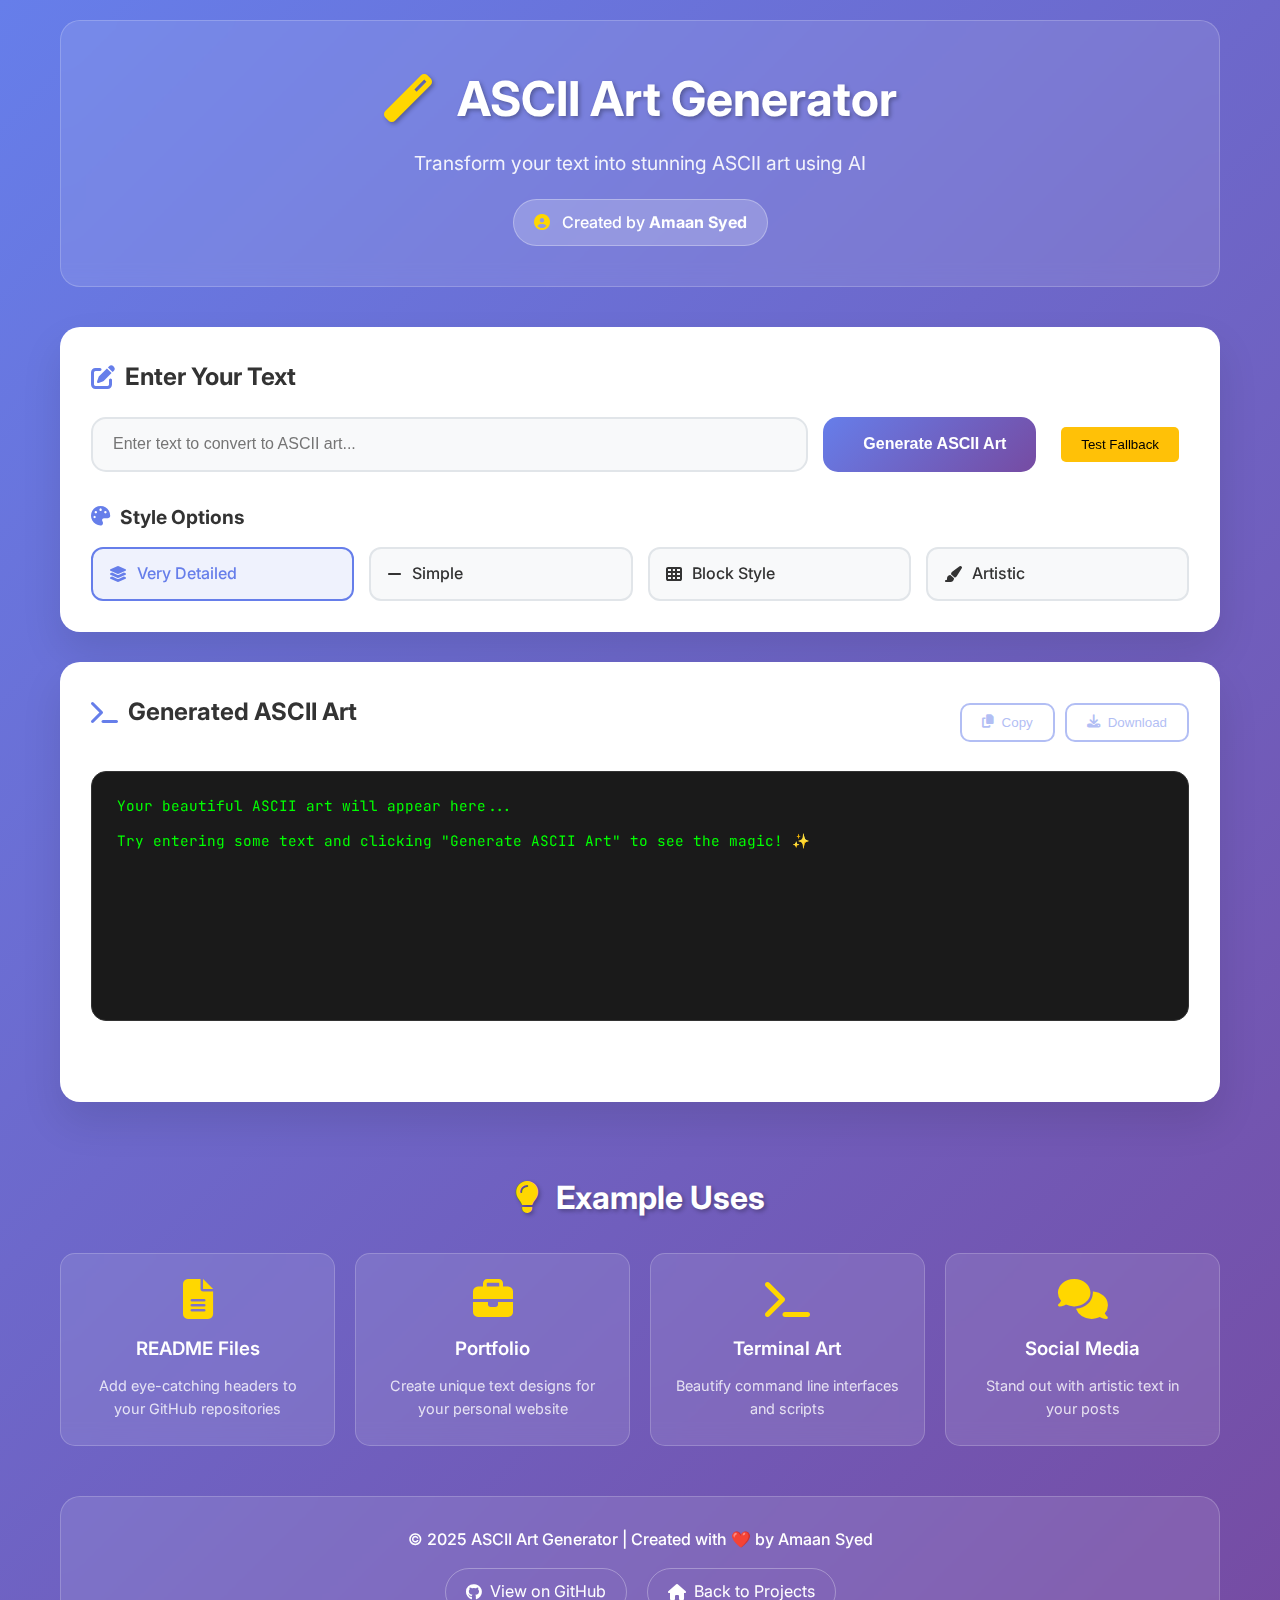
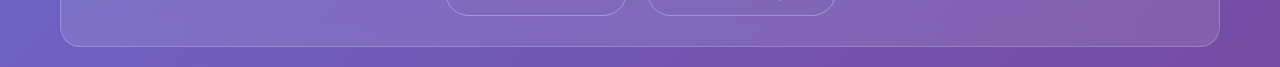
<file: public/AsciiArtGenerator/index.html>
<!DOCTYPE html>
<html lang="en">
<head>
    <meta charset="UTF-8">
    <meta name="viewport" content="width=device-width, initial-scale=1.0">
    <title>ASCII Art Generator - by Amaan Syed</title>
    <link rel="stylesheet" href="style.css">
    <link href="https://fonts.googleapis.com/css2?family=JetBrains+Mono:wght@400;600;700&family=Inter:wght@400;500;600;700&display=swap" rel="stylesheet">
    <link rel="stylesheet" href="https://cdnjs.cloudflare.com/ajax/libs/font-awesome/6.4.0/css/all.min.css">
</head>
<body>
    <div class="container">
        <!-- Header -->
        <header class="header">
            <div class="header-content">
                <h1 class="title">
                    <i class="fas fa-magic"></i>
                    ASCII Art Generator
                </h1>
                <p class="subtitle">Transform your text into stunning ASCII art using AI</p>
                <div class="creator-badge">
                    <i class="fas fa-user-circle"></i>
                    Created by <strong>Amaan Syed</strong>
                </div>
            </div>
        </header>

        <!-- Main Content -->
        <main class="main-content">
            <!-- Input Section -->
            <section class="input-section">
                <div class="input-card">
                    <h2><i class="fas fa-edit"></i> Enter Your Text</h2>
                    <div class="input-group">
                        <input 
                            type="text" 
                            id="textInput" 
                            placeholder="Enter text to convert to ASCII art..."
                            maxlength="50"
                        >
                        <button id="generateBtn" class="generate-btn">
                            <i class="fas fa-sparkles"></i>
                            Generate ASCII Art
                        </button>
                    </div>
                    
                    <!-- Style Options -->
                    <div class="style-options">
                        <h3><i class="fas fa-palette"></i> Style Options</h3>
                        <div class="style-grid">
                            <label class="style-option">
                                <input type="radio" name="style" value="detailed" checked>
                                <span class="style-label">
                                    <i class="fas fa-layer-group"></i>
                                    Very Detailed
                                </span>
                            </label>
                            <label class="style-option">
                                <input type="radio" name="style" value="simple">
                                <span class="style-label">
                                    <i class="fas fa-minus"></i>
                                    Simple
                                </span>
                            </label>
                            <label class="style-option">
                                <input type="radio" name="style" value="block">
                                <span class="style-label">
                                    <i class="fas fa-th"></i>
                                    Block Style
                                </span>
                            </label>
                            <label class="style-option">
                                <input type="radio" name="style" value="artistic">
                                <span class="style-label">
                                    <i class="fas fa-paint-brush"></i>
                                    Artistic
                                </span>
                            </label>
                        </div>
                    </div>
                </div>
            </section>

            <!-- Output Section -->
            <section class="output-section">
                <div class="output-card">
                    <div class="output-header">
                        <h2><i class="fas fa-terminal"></i> Generated ASCII Art</h2>
                        <div class="output-actions">
                            <button id="copyBtn" class="action-btn" disabled>
                                <i class="fas fa-copy"></i>
                                Copy
                            </button>
                            <button id="downloadBtn" class="action-btn" disabled>
                                <i class="fas fa-download"></i>
                                Download
                            </button>
                        </div>
                    </div>
                    
                    <div class="output-container">
                        <div id="loadingSpinner" class="loading-spinner" style="display: none;">
                            <div class="spinner"></div>
                            <p>Generating ASCII art with AI...</p>
                        </div>
                        
                        <pre id="asciiOutput" class="ascii-output">
Your beautiful ASCII art will appear here...

Try entering some text and clicking "Generate ASCII Art" to see the magic! ✨
                        </pre>
                    </div>
                </div>
            </section>

            <!-- Examples Section -->
            <section class="examples-section">
                <h2><i class="fas fa-lightbulb"></i> Example Uses</h2>
                <div class="examples-grid">
                    <div class="example-card">
                        <i class="fas fa-file-alt"></i>
                        <h3>README Files</h3>
                        <p>Add eye-catching headers to your GitHub repositories</p>
                    </div>
                    <div class="example-card">
                        <i class="fas fa-briefcase"></i>
                        <h3>Portfolio</h3>
                        <p>Create unique text designs for your personal website</p>
                    </div>
                    <div class="example-card">
                        <i class="fas fa-terminal"></i>
                        <h3>Terminal Art</h3>
                        <p>Beautify command line interfaces and scripts</p>
                    </div>
                    <div class="example-card">
                        <i class="fas fa-comments"></i>
                        <h3>Social Media</h3>
                        <p>Stand out with artistic text in your posts</p>
                    </div>
                </div>
            </section>
        </main>

        <!-- Footer -->
        <footer class="footer">
            <div class="footer-content">
                <p>&copy; 2025 ASCII Art Generator | Created with ❤️ by Amaan Syed</p>
                <div class="footer-links">
                    <a href="https://github.com/ruchikakengal/100_Days_100_webprojects" target="_blank">
                        <i class="fab fa-github"></i> View on GitHub
                    </a>
                    <a href="../..">
                        <i class="fas fa-home"></i> Back to Projects
                    </a>
                </div>
            </div>
        </footer>
    </div>

    <!-- Scripts -->
    <script src="https://js.puter.com/v2/"></script>
    <script src="script.js"></script>
</body>
</html>
</file>
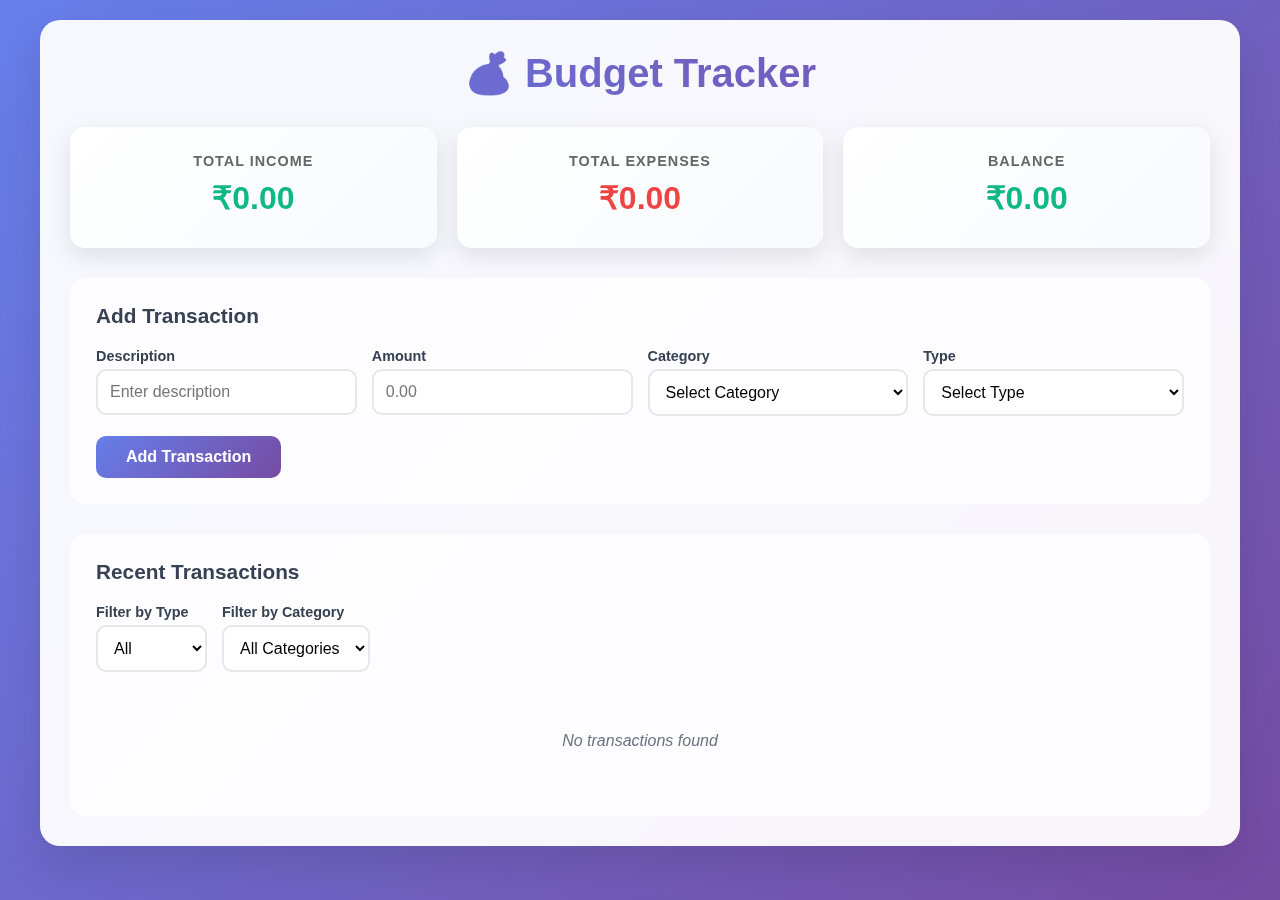
<file: public/Budget-Tracker/index.html>
<!DOCTYPE html>
<html lang="en">
<head>
    <meta charset="UTF-8">
    <meta name="viewport" content="width=device-width, initial-scale=1.0">
    <title>Budget Tracker</title>
    <style>
        * {
            margin: 0;
            padding: 0;
            box-sizing: border-box;
        }

        body {
            font-family: 'Segoe UI', Tahoma, Geneva, Verdana, sans-serif;
            background: linear-gradient(135deg, #667eea 0%, #764ba2 100%);
            min-height: 100vh;
            padding: 20px;
        }

        .container {
            max-width: 1200px;
            margin: 0 auto;
            background: rgba(255, 255, 255, 0.95);
            border-radius: 20px;
            padding: 30px;
            box-shadow: 0 20px 40px rgba(0, 0, 0, 0.1);
            backdrop-filter: blur(10px);
        }

        h1 {
            text-align: center;
            color: #333;
            margin-bottom: 30px;
            font-size: 2.5rem;
            background: linear-gradient(45deg, #667eea, #764ba2);
            -webkit-background-clip: text;
            -webkit-text-fill-color: transparent;
            background-clip: text;
        }

        .summary {
            display: grid;
            grid-template-columns: repeat(auto-fit, minmax(200px, 1fr));
            gap: 20px;
            margin-bottom: 30px;
        }

        .summary-card {
            background: linear-gradient(135deg, #ffffff 0%, #f8fafc 100%);
            padding: 25px;
            border-radius: 15px;
            text-align: center;
            box-shadow: 0 8px 25px rgba(0, 0, 0, 0.1);
            border: 1px solid rgba(255, 255, 255, 0.2);
            transition: transform 0.3s ease, box-shadow 0.3s ease;
        }

        .summary-card:hover {
            transform: translateY(-5px);
            box-shadow: 0 15px 35px rgba(0, 0, 0, 0.15);
        }

        .summary-card h3 {
            font-size: 0.9rem;
            color: #666;
            margin-bottom: 10px;
            text-transform: uppercase;
            letter-spacing: 1px;
        }

        .summary-card .amount {
            font-size: 2rem;
            font-weight: bold;
            margin-bottom: 5px;
        }

        .income { color: #10b981; }
        .expense { color: #ef4444; }
        .balance { color: #6366f1; }

        .form-section {
            background: rgba(255, 255, 255, 0.7);
            padding: 25px;
            border-radius: 15px;
            margin-bottom: 30px;
            border: 1px solid rgba(255, 255, 255, 0.3);
        }

        .form-section h2 {
            color: #374151;
            margin-bottom: 20px;
            font-size: 1.3rem;
        }

        .form-grid {
            display: grid;
            grid-template-columns: repeat(auto-fit, minmax(200px, 1fr));
            gap: 15px;
            margin-bottom: 20px;
        }

        .form-group {
            display: flex;
            flex-direction: column;
        }

        label {
            margin-bottom: 5px;
            font-weight: 600;
            color: #374151;
            font-size: 0.9rem;
        }

        input, select {
            padding: 12px;
            border: 2px solid #e5e7eb;
            border-radius: 10px;
            font-size: 1rem;
            transition: border-color 0.3s ease, box-shadow 0.3s ease;
            background: rgba(255, 255, 255, 0.9);
        }

        input:focus, select:focus {
            outline: none;
            border-color: #667eea;
            box-shadow: 0 0 0 3px rgba(102, 126, 234, 0.1);
        }

        button {
            background: linear-gradient(135deg, #667eea 0%, #764ba2 100%);
            color: white;
            border: none;
            padding: 12px 30px;
            border-radius: 10px;
            font-size: 1rem;
            font-weight: 600;
            cursor: pointer;
            transition: transform 0.2s ease, box-shadow 0.2s ease;
        }

        button:hover {
            transform: translateY(-2px);
            box-shadow: 0 8px 25px rgba(102, 126, 234, 0.3);
        }

        button:active {
            transform: translateY(0);
        }

        .transactions {
            background: rgba(255, 255, 255, 0.7);
            padding: 25px;
            border-radius: 15px;
            border: 1px solid rgba(255, 255, 255, 0.3);
        }

        .transactions h2 {
            color: #374151;
            margin-bottom: 20px;
            font-size: 1.3rem;
        }

        .transaction-filters {
            display: flex;
            gap: 15px;
            margin-bottom: 20px;
            flex-wrap: wrap;
        }

        .filter-group {
            display: flex;
            flex-direction: column;
        }

        .transaction-list {
            max-height: 400px;
            overflow-y: auto;
            border-radius: 10px;
        }

        .transaction-item {
            background: rgba(255, 255, 255, 0.9);
            padding: 15px;
            margin-bottom: 10px;
            border-radius: 10px;
            display: flex;
            justify-content: space-between;
            align-items: center;
            border-left: 4px solid transparent;
            transition: transform 0.2s ease, box-shadow 0.2s ease;
        }

        .transaction-item:hover {
            transform: translateX(5px);
            box-shadow: 0 5px 15px rgba(0, 0, 0, 0.1);
        }

        .transaction-item.income {
            border-left-color: #10b981;
        }

        .transaction-item.expense {
            border-left-color: #ef4444;
        }

        .transaction-info {
            flex: 1;
        }

        .transaction-info h4 {
            color: #374151;
            margin-bottom: 5px;
            font-size: 1rem;
        }

        .transaction-meta {
            font-size: 0.85rem;
            color: #6b7280;
        }

        .transaction-amount {
            font-weight: bold;
            font-size: 1.1rem;
        }

        .transaction-amount.income {
            color: #10b981;
        }

        .transaction-amount.expense {
            color: #ef4444;
        }

        .delete-btn {
            background: #ef4444;
            color: white;
            border: none;
            padding: 5px 10px;
            border-radius: 5px;
            cursor: pointer;
            font-size: 0.8rem;
            margin-left: 10px;
            transition: background-color 0.2s ease;
        }

        .delete-btn:hover {
            background: #dc2626;
            transform: none;
            box-shadow: none;
        }

        .no-transactions {
            text-align: center;
            color: #6b7280;
            font-style: italic;
            padding: 40px;
        }

        @media (max-width: 768px) {
            .container {
                padding: 20px;
            }
            
            h1 {
                font-size: 2rem;
            }
            
            .form-grid {
                grid-template-columns: 1fr;
            }
            
            .transaction-filters {
                flex-direction: column;
            }
            
            .transaction-item {
                flex-direction: column;
                align-items: flex-start;
                gap: 10px;
            }
        }
    </style>
</head>
<body>
    <div class="container">
        <h1>💰 Budget Tracker</h1>
        
        <div class="summary">
            <div class="summary-card">
                <h3>Total Income</h3>
                <div class="amount income" id="totalIncome">₹0.00</div>
            </div>
            <div class="summary-card">
                <h3>Total Expenses</h3>
                <div class="amount expense" id="totalExpenses">₹0.00</div>
            </div>
            <div class="summary-card">
                <h3>Balance</h3>
                <div class="amount balance" id="balance">₹0.00</div>
            </div>
        </div>

        <div class="form-section">
            <h2>Add Transaction</h2>
            <form id="transactionForm">
                <div class="form-grid">
                    <div class="form-group">
                        <label for="description">Description</label>
                        <input type="text" id="description" required placeholder="Enter description">
                    </div>
                    <div class="form-group">
                        <label for="amount">Amount</label>
                        <input type="number" id="amount" step="0.01" required placeholder="0.00">
                    </div>
                    <div class="form-group">
                        <label for="category">Category</label>
                        <select id="category" required>
                            <option value="">Select Category</option>
                            <option value="Food">Food</option>
                            <option value="Transportation">Transportation</option>
                            <option value="Entertainment">Entertainment</option>
                            <option value="Shopping">Shopping</option>
                            <option value="Bills">Bills</option>
                            <option value="Healthcare">Healthcare</option>
                            <option value="Education">Education</option>
                            <option value="Salary">Salary</option>
                            <option value="Freelance">Freelance</option>
                            <option value="Investment">Investment</option>
                            <option value="Other">Other</option>
                        </select>
                    </div>
                    <div class="form-group">
                        <label for="type">Type</label>
                        <select id="type" required>
                            <option value="">Select Type</option>
                            <option value="income">Income</option>
                            <option value="expense">Expense</option>
                        </select>
                    </div>
                </div>
                <button type="submit">Add Transaction</button>
            </form>
        </div>

        <div class="transactions">
            <h2>Recent Transactions</h2>
            <div class="transaction-filters">
                <div class="filter-group">
                    <label for="filterType">Filter by Type</label>
                    <select id="filterType">
                        <option value="all">All</option>
                        <option value="income">Income</option>
                        <option value="expense">Expense</option>
                    </select>
                </div>
                <div class="filter-group">
                    <label for="filterCategory">Filter by Category</label>
                    <select id="filterCategory">
                        <option value="all">All Categories</option>
                    </select>
                </div>
            </div>
            <div class="transaction-list" id="transactionList">
                <div class="no-transactions">No transactions yet. Add your first transaction above!</div>
            </div>
        </div>
    </div>

    <script>
        class BudgetTracker {
            constructor() {
                this.transactions = [];
                this.init();
            }

            init() {
                this.setupEventListeners();
                this.updateCategoryFilter();
                this.updateSummary();
                this.renderTransactions();
            }

            setupEventListeners() {
                document.getElementById('transactionForm').addEventListener('submit', (e) => {
                    e.preventDefault();
                    this.addTransaction();
                });

                document.getElementById('filterType').addEventListener('change', () => {
                    this.renderTransactions();
                });

                document.getElementById('filterCategory').addEventListener('change', () => {
                    this.renderTransactions();
                });
            }

            addTransaction() {
                const description = document.getElementById('description').value.trim();
                const amount = parseFloat(document.getElementById('amount').value);
                const category = document.getElementById('category').value;
                const type = document.getElementById('type').value;

                if (!description || !amount || !category || !type) {
                    alert('Please fill in all fields');
                    return;
                }

                const transaction = {
                    id: Date.now(),
                    description,
                    amount,
                    category,
                    type,
                    date: new Date().toLocaleDateString('en-IN')
                };

                this.transactions.unshift(transaction);
                this.updateSummary();
                this.renderTransactions();
                this.updateCategoryFilter();
                document.getElementById('transactionForm').reset();
            }

            deleteTransaction(id) {
                this.transactions = this.transactions.filter(t => t.id !== id);
                this.updateSummary();
                this.renderTransactions();
                this.updateCategoryFilter();
            }

            updateSummary() {
                const income = this.transactions
                    .filter(t => t.type === 'income')
                    .reduce((sum, t) => sum + t.amount, 0);

                const expenses = this.transactions
                    .filter(t => t.type === 'expense')
                    .reduce((sum, t) => sum + t.amount, 0);

                const balance = income - expenses;

                document.getElementById('totalIncome').textContent = `₹${income.toFixed(2)}`;
                document.getElementById('totalExpenses').textContent = `₹${expenses.toFixed(2)}`;
                document.getElementById('balance').textContent = `₹${balance.toFixed(2)}`;
                
                const balanceEl = document.getElementById('balance');
                balanceEl.className = `amount ${balance >= 0 ? 'income' : 'expense'}`;
            }

            renderTransactions() {
                const typeFilter = document.getElementById('filterType').value;
                const categoryFilter = document.getElementById('filterCategory').value;
                
                let filteredTransactions = this.transactions;

                if (typeFilter !== 'all') {
                    filteredTransactions = filteredTransactions.filter(t => t.type === typeFilter);
                }

                if (categoryFilter !== 'all') {
                    filteredTransactions = filteredTransactions.filter(t => t.category === categoryFilter);
                }

                const listContainer = document.getElementById('transactionList');

                if (filteredTransactions.length === 0) {
                    listContainer.innerHTML = '<div class="no-transactions">No transactions found</div>';
                    return;
                }

                listContainer.innerHTML = filteredTransactions.map(transaction => `
                    <div class="transaction-item ${transaction.type}">
                        <div class="transaction-info">
                            <h4>${transaction.description}</h4>
                            <div class="transaction-meta">
                                ${transaction.category} • ${transaction.date}
                            </div>
                        </div>
                        <div style="display: flex; align-items: center;">
                            <div class="transaction-amount ${transaction.type}">
                                ${transaction.type === 'income' ? '+' : '-'}₹${transaction.amount.toFixed(2)}
                            </div>
                            <button class="delete-btn" onclick="budgetTracker.deleteTransaction(${transaction.id})">
                                Delete
                            </button>
                        </div>
                    </div>
                `).join('');
            }

            updateCategoryFilter() {
                const categories = [...new Set(this.transactions.map(t => t.category))];
                const filterSelect = document.getElementById('filterCategory');
                
                const currentValue = filterSelect.value;
                filterSelect.innerHTML = '<option value="all">All Categories</option>';
                
                categories.forEach(category => {
                    const option = document.createElement('option');
                    option.value = category;
                    option.textContent = category;
                    filterSelect.appendChild(option);
                });
                
                if (categories.includes(currentValue)) {
                    filterSelect.value = currentValue;
                }
            }
        }

        const budgetTracker = new BudgetTracker();
    </script>
</body>
</html>
</file>
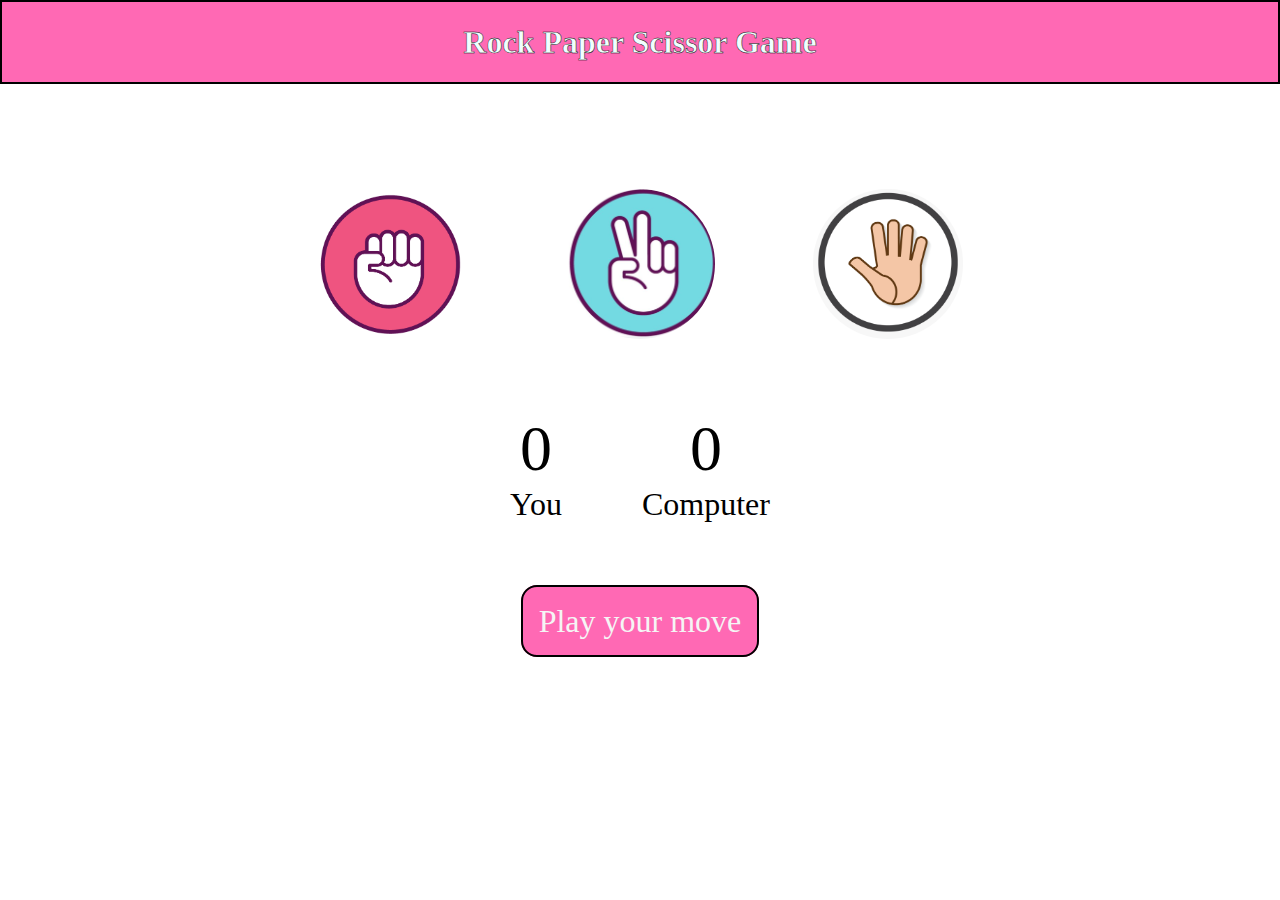
<file: public/Day-23_RockPaperScissor/index.html>
<!DOCTYPE html>
<html lang="en">
<head>
    <meta charset="UTF-8">
    <meta name="viewport" content="width=device-width, initial-scale=1.0">
    <title>Rock Paper Scissor Game</title>
    <link rel="stylesheet" href="./style.css"/>
</head>
<body>
    <h1> Rock Paper Scissor Game</h1>
    <div class="choices">
     <div class="choice"id="rock">
        <img src="./rock.png">
     </div>
     <div class="choice"id="scissor">
        <img src="./scissor.png">
     </div>
     <div class="choice"id="paper">
        <img src="./paper.png">
     </div>
     
    </div>

     <div class="scoreboard">
     <div class="score">
        <p id="user-score">0</p>
        <p>You</p>
     </div>
   
     <div class="score">
        <p id="comp-score">0</p>
        <p>Computer</p>
     </div>
    </div>

    <div class="msg-container">
        <p id="msg">Play your move</p>
    </div>
    <script src="./app.js"> </script>
</body>
</html>
</file>
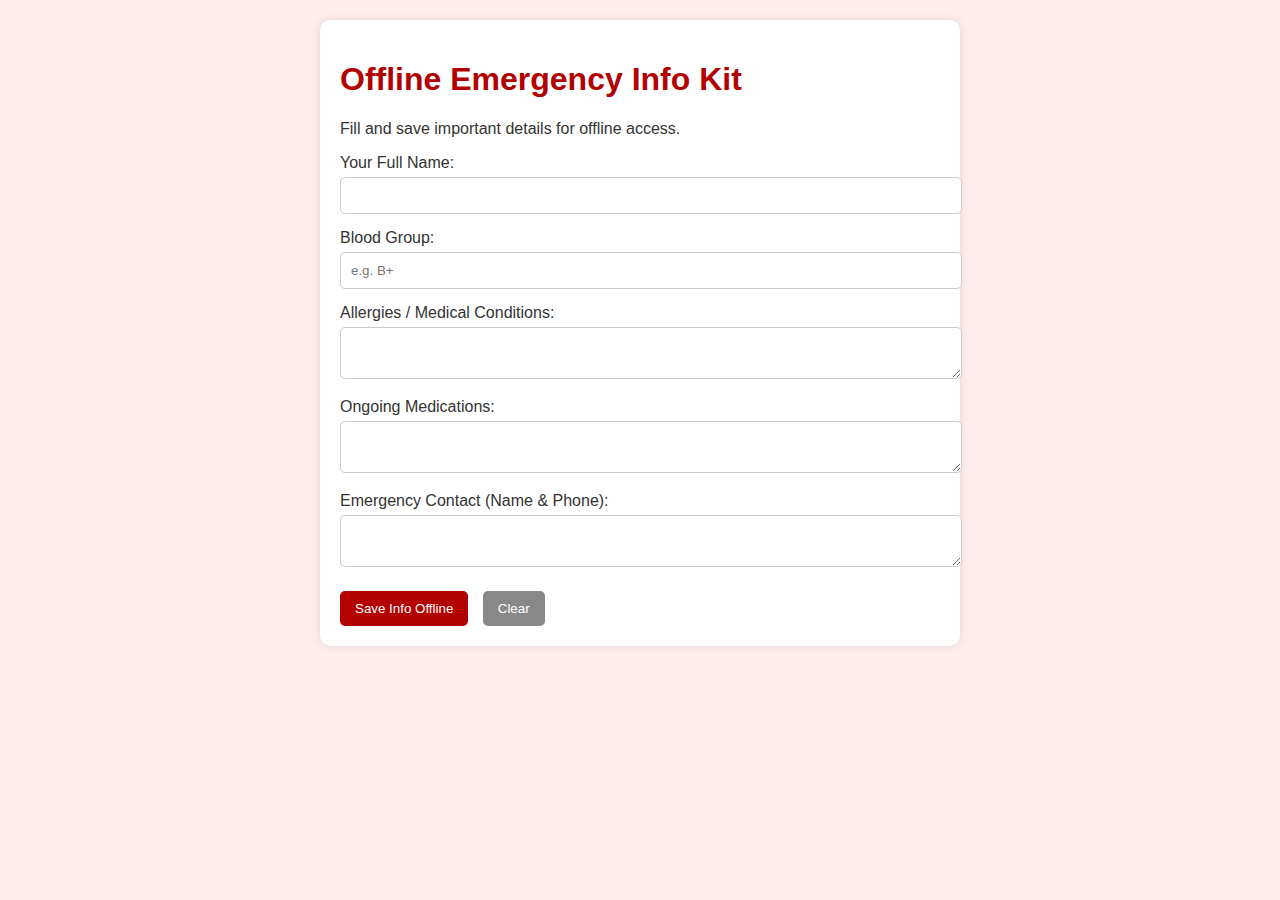
<file: public/Day-26_Offline_Emergency_Info_Kit/index.html>
<!DOCTYPE html>
<html lang="en">
<head>
  <meta charset="UTF-8" />
  <meta name="viewport" content="width=device-width, initial-scale=1.0" />
  <title>Emergency Info Kit</title>
  <style>
    body {
      font-family: Arial, sans-serif;
      background-color: #ffeded;
      color: #333;
      margin: 0;
      padding: 20px;
    }
    h1, h2 {
      color: #b30000;
    }
    .container {
      max-width: 600px;
      margin: auto;
      background: white;
      padding: 20px;
      border-radius: 10px;
      box-shadow: 0 0 10px rgba(0,0,0,0.1);
    }
    label {
      display: block;
      margin-top: 15px;
    }
    input, textarea {
      width: 100%;
      padding: 10px;
      margin-top: 5px;
      border-radius: 5px;
      border: 1px solid #ccc;
    }
    button {
      margin-top: 20px;
      padding: 10px 15px;
      background: #b30000;
      color: white;
      border: none;
      border-radius: 5px;
      cursor: pointer;
    }
    .saved-info {
      background: #fff3f3;
      padding: 15px;
      margin-top: 20px;
      border-radius: 8px;
      border: 1px dashed #b30000;
    }
  </style>
</head>
<body>
  <div class="container">
    <h1>Offline Emergency Info Kit</h1>
    <p>Fill and save important details for offline access.</p>

    <label for="name">Your Full Name:</label>
    <input type="text" id="name" />

    <label for="blood">Blood Group:</label>
    <input type="text" id="blood" placeholder="e.g. B+" />

    <label for="allergies">Allergies / Medical Conditions:</label>
    <textarea id="allergies"></textarea>

    <label for="meds">Ongoing Medications:</label>
    <textarea id="meds"></textarea>

    <label for="contact">Emergency Contact (Name & Phone):</label>
    <textarea id="contact"></textarea>

    <button onclick="saveInfo()">Save Info Offline</button>
    <button onclick="clearInfo()" style="background:#888;margin-left:10px;">Clear</button>

    <div id="output" class="saved-info" style="display: none;"></div>
  </div>

  <script>
    function saveInfo() {
      const data = {
        name: document.getElementById('name').value,
        blood: document.getElementById('blood').value,
        allergies: document.getElementById('allergies').value,
        meds: document.getElementById('meds').value,
        contact: document.getElementById('contact').value,
      };
      localStorage.setItem('emergencyInfo', JSON.stringify(data));
      displayInfo();
    }

    function displayInfo() {
      const data = JSON.parse(localStorage.getItem('emergencyInfo'));
      if (data) {
        const out = `
          <h2>Stored Emergency Info</h2>
          <p><strong>Name:</strong> ${data.name}</p>
          <p><strong>Blood Group:</strong> ${data.blood}</p>
          <p><strong>Allergies:</strong> ${data.allergies}</p>
          <p><strong>Medications:</strong> ${data.meds}</p>
          <p><strong>Emergency Contact:</strong> ${data.contact}</p>
        `;
        document.getElementById('output').innerHTML = out;
        document.getElementById('output').style.display = 'block';
      }
    }

    function clearInfo() {
      localStorage.removeItem('emergencyInfo');
      document.getElementById('output').style.display = 'none';
      alert('Emergency Info Cleared');
    }

    // Auto-load if exists
    window.onload = displayInfo;
  </script>
</body>
</html>
</file>
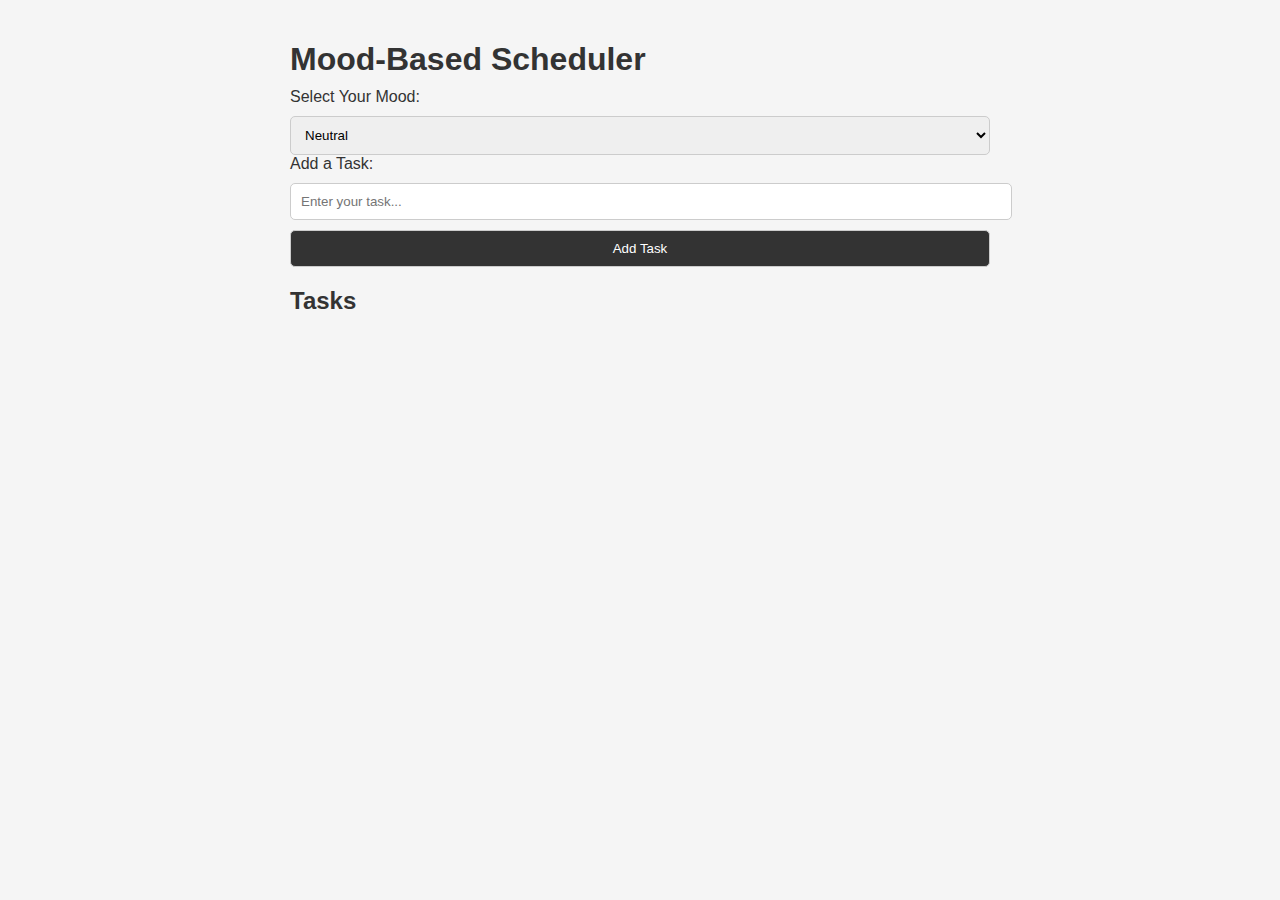
<file: public/Day-27_Mood-Based Scheduler/index.html>
<!DOCTYPE html>
<html lang="en">
<head>
  <meta charset="UTF-8" />
  <meta name="viewport" content="width=device-width, initial-scale=1.0" />
  <title>Mood-Based Scheduler</title>
  <style>
    body {
      font-family: 'Segoe UI', sans-serif;
      margin: 0;
      padding: 20px;
      transition: background 0.5s, color 0.5s;
    }
    h1, h2 {
      margin-bottom: 10px;
    }
    .container {
      max-width: 700px;
      margin: auto;
    }
    select, input, button {
      padding: 10px;
      margin-top: 10px;
      width: 100%;
      border: 1px solid #ccc;
      border-radius: 5px;
    }
    button {
      background-color: #333;
      color: #fff;
      cursor: pointer;
    }
    ul {
      list-style-type: none;
      padding: 0;
    }
    li {
      background: #f0f0f0;
      padding: 10px;
      margin-top: 10px;
      border-radius: 5px;
      display: flex;
      justify-content: space-between;
      align-items: center;
    }
    .happy { background-color: #e0ffe0; color: #2b662e; }
    .sad { background-color: #e0e8ff; color: #2b3f66; }
    .angry { background-color: #ffe0e0; color: #661e1e; }
    .bored { background-color: #fffbe0; color: #665c1e; }
    .neutral { background-color: #f5f5f5; color: #333; }
    .delete-btn {
      background: none;
      border: none;
      color: red;
      font-size: 28px;
      font-weight: bold;
      cursor: pointer;
      margin-left: 20px;
      align-self: flex-end;
    }
    .task-text {
      flex-grow: 1;
      padding-right: 10px;
      text-align: left;
    }
  </style>
</head>
<body>
  <div class="container">
    <h1>Mood-Based Scheduler</h1>

    <label for="mood">Select Your Mood:</label>
    <select id="mood" onchange="changeTheme()">
      <option value="neutral">Neutral</option>
      <option value="happy">Happy</option>
      <option value="sad">Sad</option>
      <option value="angry">Angry</option>
      <option value="bored">Bored</option>
    </select>

    <label for="task">Add a Task:</label>
    <input type="text" id="task" placeholder="Enter your task...">
    <button onclick="addTask()">Add Task</button>

    <h2>Tasks</h2>
    <ul id="taskList"></ul>
  </div>

  <script>
    function changeTheme() {
      const mood = document.getElementById('mood').value;
      document.body.className = '';
      document.body.classList.add(mood);
    }

    function addTask() {
      const taskInput = document.getElementById('task');
      const mood = document.getElementById('mood').value;
      const task = taskInput.value.trim();
      if (task) {
        const taskObj = { text: task, mood: mood };
        let tasks = JSON.parse(localStorage.getItem('moodTasks')) || [];
        tasks.push(taskObj);
        localStorage.setItem('moodTasks', JSON.stringify(tasks));
        renderTasks();
        taskInput.value = '';
      }
    }

    function deleteTask(index) {
      let tasks = JSON.parse(localStorage.getItem('moodTasks')) || [];
      tasks.splice(index, 1);
      localStorage.setItem('moodTasks', JSON.stringify(tasks));
      renderTasks();
    }

    function renderTasks() {
      const tasks = JSON.parse(localStorage.getItem('moodTasks')) || [];
      const list = document.getElementById('taskList');
      list.innerHTML = '';
      tasks.forEach((t, index) => {
        const li = document.createElement('li');
        li.classList.add(t.mood);
        li.innerHTML = `
          <span class="task-text">${t.text}</span>
          <button class="delete-btn" onclick="deleteTask(${index})">&times;</button>
        `;
        list.appendChild(li);
      });
    }

    window.onload = () => {
      renderTasks();
      changeTheme();
    };
  </script>
</body>
</html>
</file>
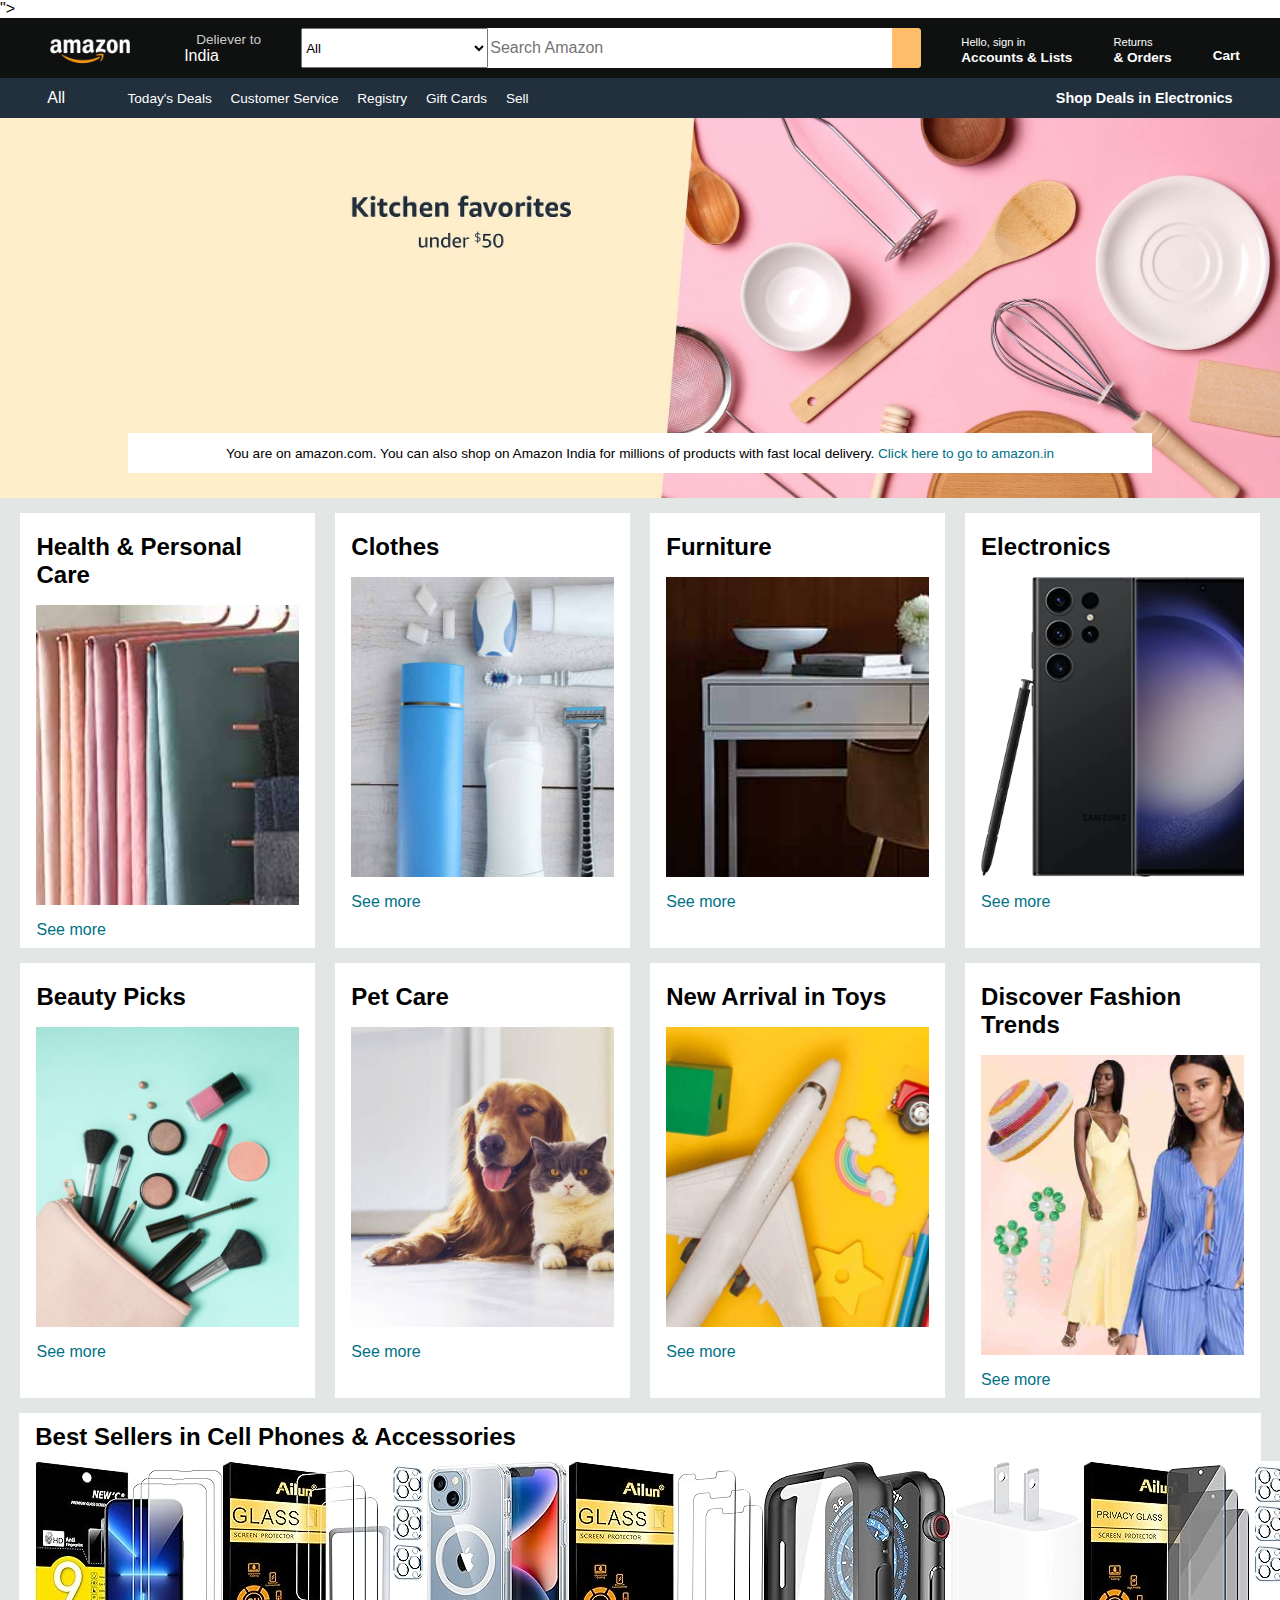
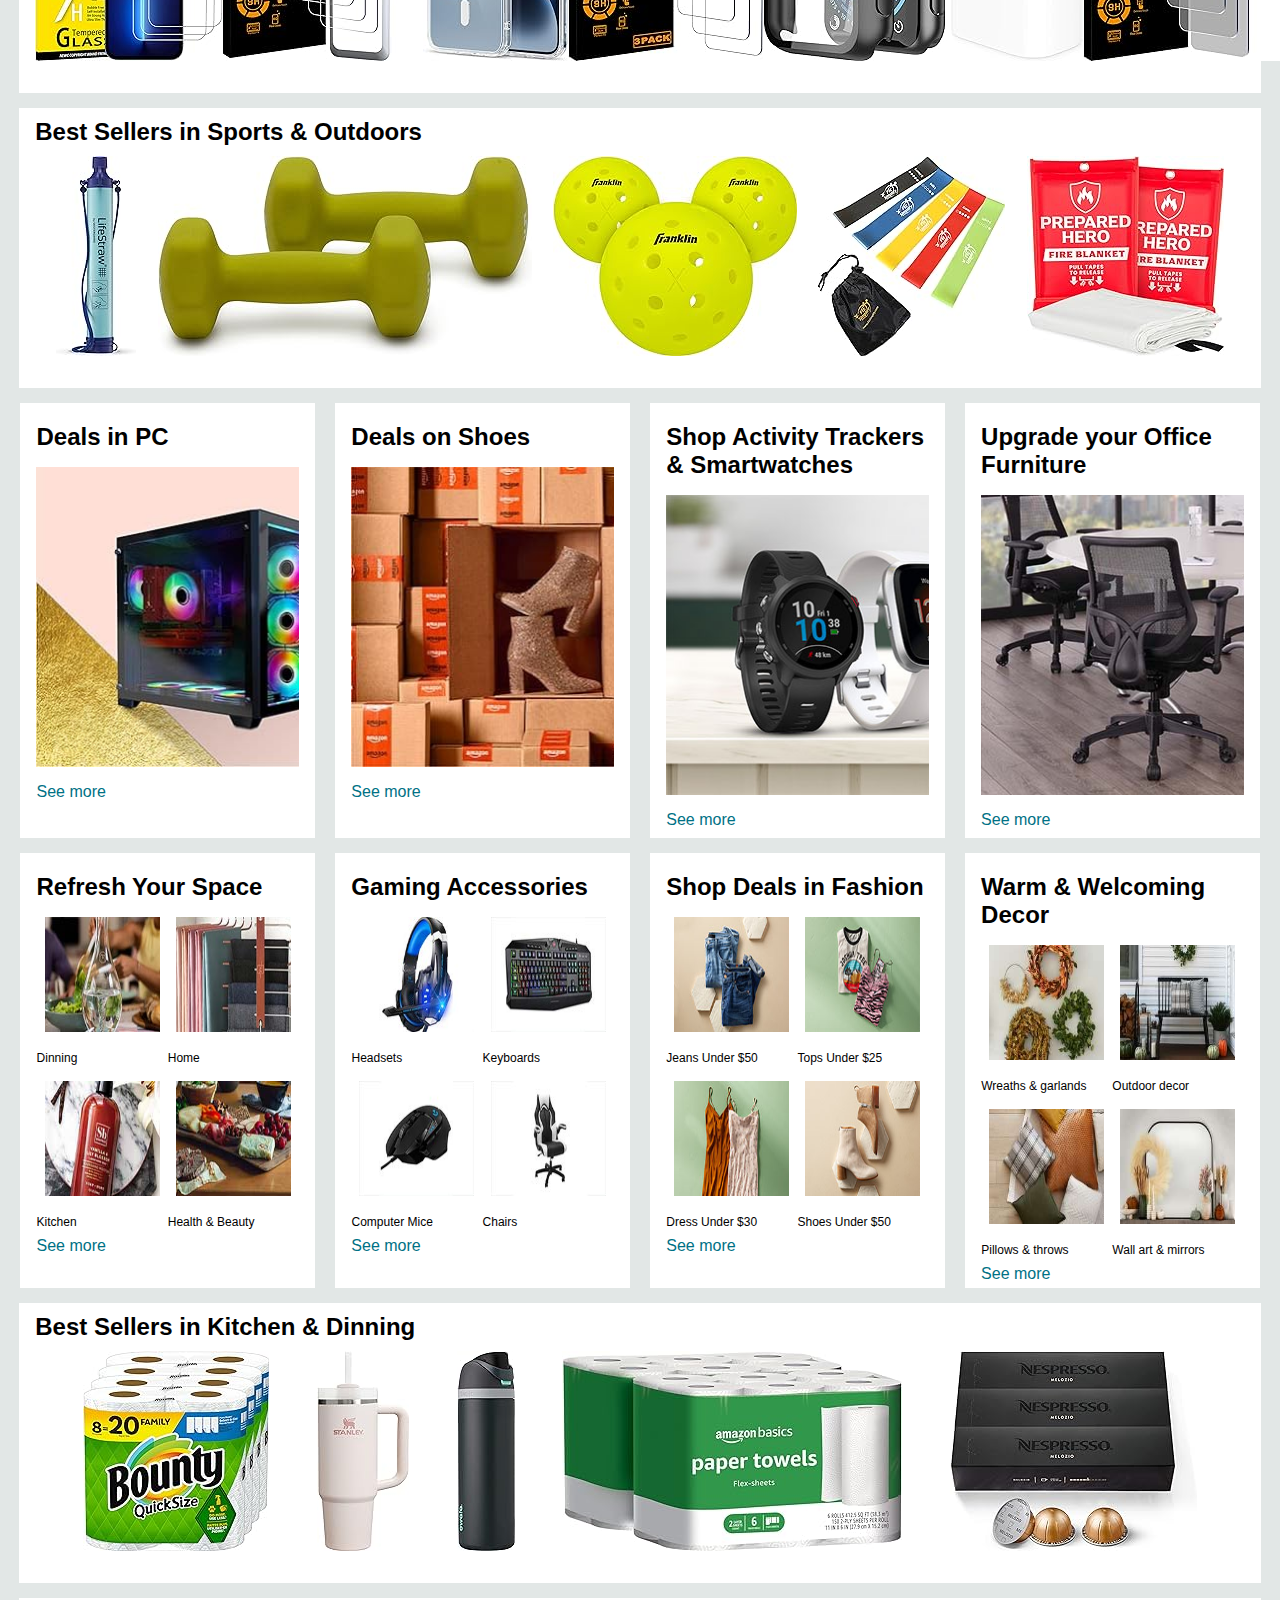
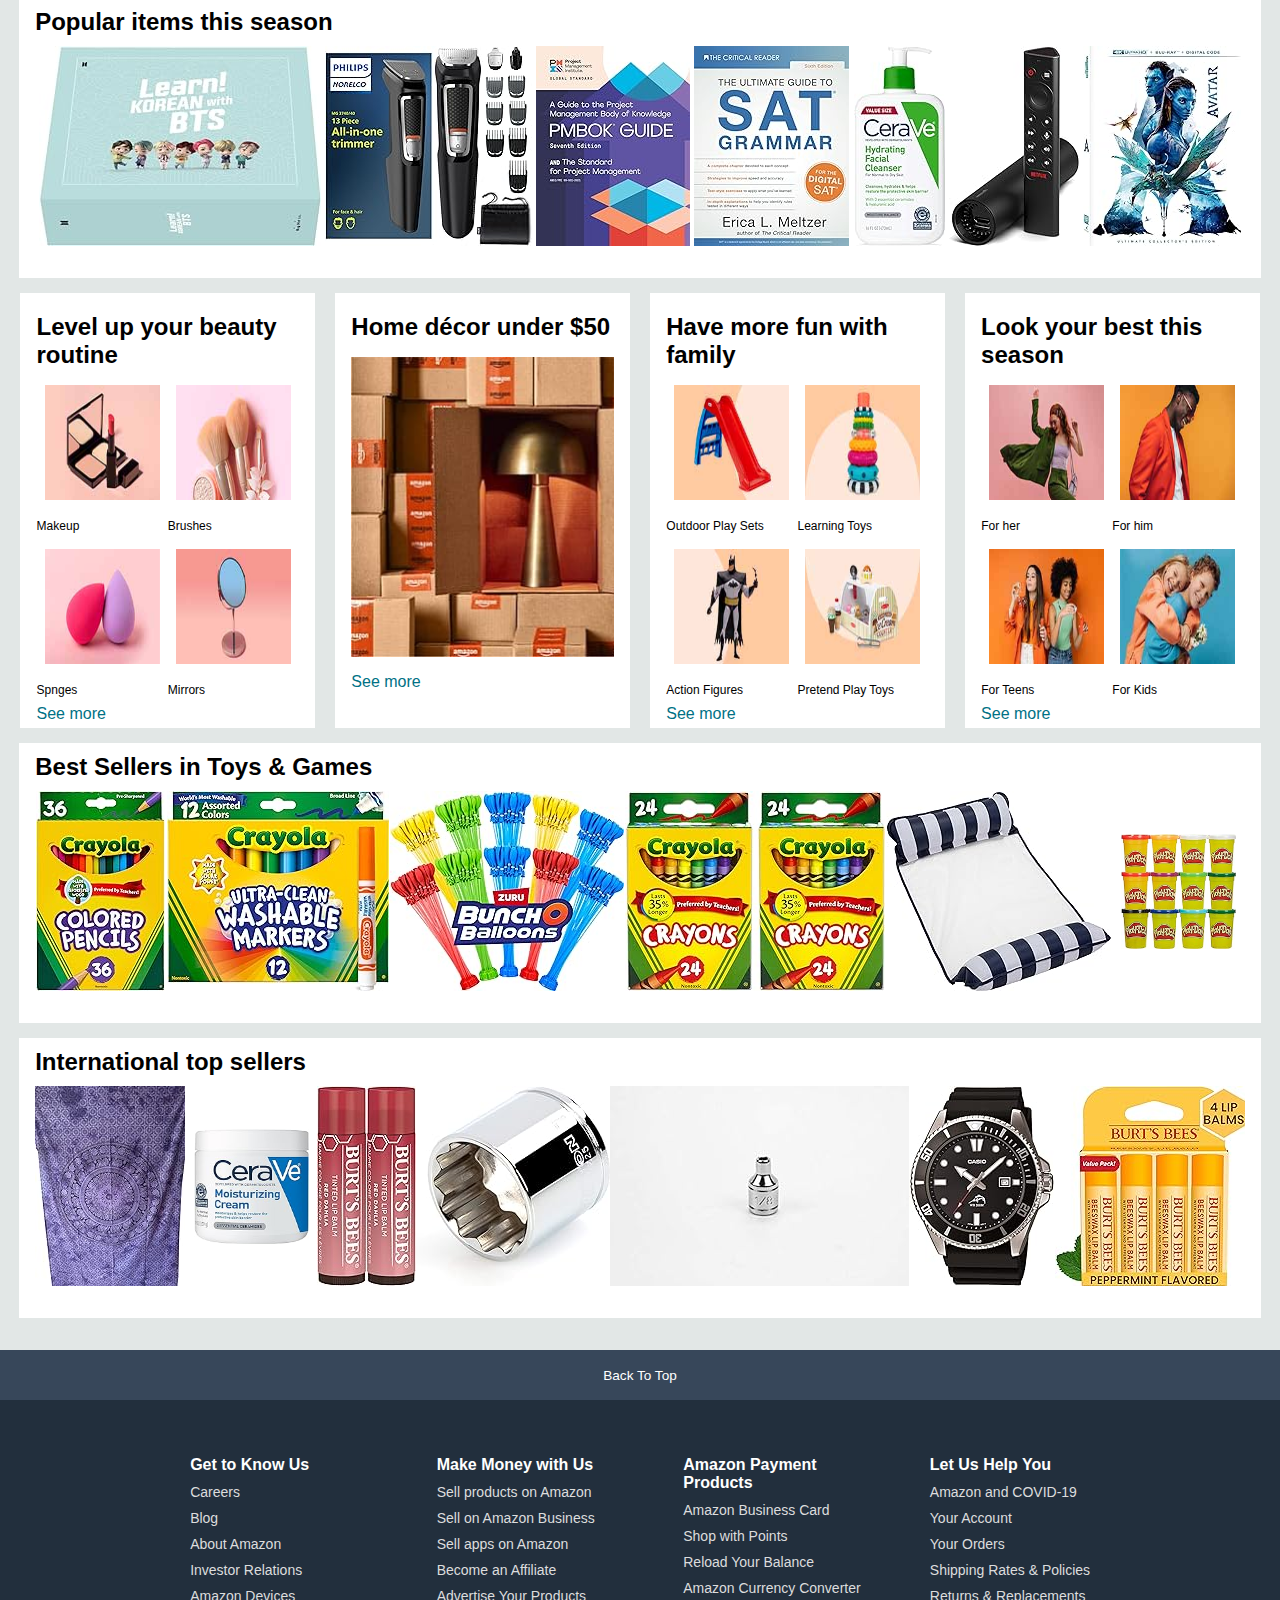
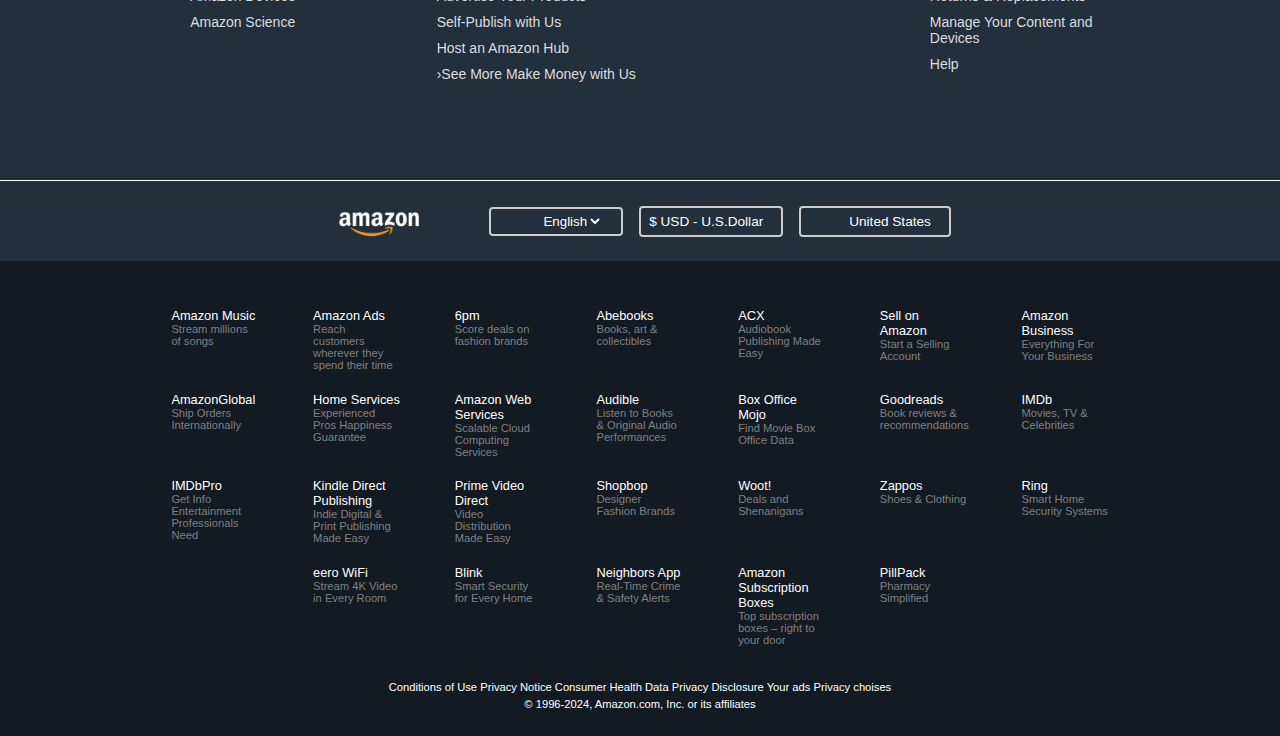
<file: public/Day-28_Amazon_Clone/index.html>
<!DOCTYPE html>
<html lang="en">
<head>
    <meta charset="UTF-8">
    <meta http-equiv="X-UA-Compatible" content="IE=edge">
    <meta name="viewport" content="width=device-width, initial-scale=1.0">
    <title>Amazon</title>
    <link rel="stylesheet" href="https://cdnjs.cloudflare.com/ajax/libs/font-awesome/6.5.2/css/all.min.css" integrity="sha512-SnH5WK+bZxgPHs44uWIX+LLJAJ9/2PkPKZ5QiAj6Ta86w+fsb2TkcmfRyVX3pBnMFcV7oQPJkl9QevSCWr3W6A==" crossorigin="anonymous" referrerpolicy="no-referrer" />">
    <link rel="stylesheet" href="Style.CSS">
</head>
<body>
    <header>
        <div class="navbar">
            <div class="nav-logo border" >
                <div class="logo"></div>
            </div>

            <div class="nav-add border">
                <p class="add-first">Deliever to</p>
                <div class="add-icon">
                    <i class="fa-solid fa-location-dot"></i>
                    <p class="add-second">India</p>
                </div>
            </div>

            <div class="nav-search">
                <select class="search select">
                    <option>All</option>
                    <option>All Departments</option>
                    <option>Arts & Crafts</option>
                    <option>Automotive</option>
                    <option>Baby</option>
                    <option>Beauty & Personal Care</option>
                    <option>Books</option>
                    <option>Boys' Fashion</option>
                    <option>Computers</option>
                    <option>Deals</option>
                    <option>Digital Music</option>
                    <option>Electronics</option>
                    <option>Girls' Fashion</option>
                    <option>Health & Household</option>
                    <option>Home & Kitchen</option>
                    <option>Industrial & Scientific</option>
                    <option>Kindle Store</option>
                    <option>Luggage</option>
                    <option>Men's Fashion</option>
                    <option>Movies & TV</option>
                    <option>Music, CDs & Vinyl</option>
                    <option>Pets Supplies</option>
                    <option>Prime Video</option>
                    <option>Software</option>
                    <option>Sports & Outdoors</option>
                    <option>Tools & Home Improvement</option>
                    <option>Toys & Games</option>
                    <option>Video Games</option>
                    <option>Women's Fashion</option>
                </select>
                <input class="search-input" placeholder="Search Amazon">
                <div class="search-icon">
                    <i class="fa-solid fa-magnifying-glass"></i>
                </div>
            </div>

            <div class="nav-signin border">
                <p>
                    <span>Hello, sign in</span>
                </p>
                <p class="nav-second">Accounts & Lists</p>
            </div>

            <div class="nav-return border">
                <p><span>Returns</span></p>
                <p class="nav-second">& Orders</p>
            </div>

            <div class="nav-cart border">
                <i class="fa-solid fa-cart-shopping"></i>
                Cart
            </div>
        </div>

        <div class="panel">
            <div class="panel-All">
                <i class="fa-solid fa-bars"></i>
                All
            </div>

            <div class="panel-ops">
                <p>Today's Deals</p>
                <p>Customer Service</p>
                <p>Registry</p>
                <p>Gift Cards</p>
                <p>Sell</p>
            </div>

            <div class="panel-deals">
                Shop Deals in Electronics
            </div>
        </div>
    </header>

    <div class="hero-section">
        <div class="hero-msg">
            <P>
                You are on amazon.com. You can also shop on Amazon India for millions of products with fast local delivery.<a> Click here to go to amazon.in</a></P>
            </P>
        </div>
    </div>

    <div class="shop-section">
        <div class="box">
            <div class="box-content">
                <h2>Health & Personal Care</h2>
                <div class="box-img" style="background-image: url('Images/box1_image.jpg');"></div>
                <p>See more</p>
            </div>
        </div>
        <div class="box">
            <div class="box-content">
                <h2>Clothes</h2>
                <div class="box-img" style="background-image: url('Images/box2_image.jpg');"></div>
                <p>See more</p>
            </div>
        </div>
        <div class="box">
            <div class="box-content">
                <h2>Furniture</h2>
                <div class="box-img" style="background-image: url('Images/box3_image.jpg');"></div>
                <p>See more</p>
            </div>
        </div>
        <div class="box">
            <div class="box-content">
                <h2>Electronics</h2>
                <div class="box-img" style="background-image: url('Images/box4_image.jpg');"></div>
                <p>See more</p>
            </div>
        </div>
        <div class="box">
            <div class="box-content">
                <h2>Beauty Picks</h2>
                <div class="box-img" style="background-image: url('Images/box5_image.jpg');"></div>
                <p>See more</p>
            </div>
        </div>
        <div class="box">
            <div class="box-content">
                <h2>Pet Care</h2>
                <div class="box-img" style="background-image: url('Images/box6_image.jpg');"></div>
                <p>See more</p>
            </div>
        </div>
        <div class="box">
            <div class="box-content">
                <h2>New Arrival in Toys</h2>
                <div class="box-img" style="background-image: url('Images/box7_image.jpg');"></div>
                <p>See more</p>
            </div>
        </div>
        <div class="box">
            <div class="box-content">
                <h2>Discover Fashion Trends</h2>
                <div class="box-img" style="background-image: url('Images/box8_image.jpg');"></div>
                <p>See more</p>
            </div>
        </div>
        <div class="long-box">
            <div class="longbox-content">
                <h2>Best Sellers in Cell Phones & Accessories</h2>
                <div class="longbox-img">
                    <img src="Images/longbox_image1.jpg">
                    <img src="Images/longbox_image2.jpg">
                    <img src="Images/longbox_image3.jpg">
                    <img src="Images/longbox_image4.jpg">
                    <img src="Images/longbox_image5.jpg">
                    <img src="Images/longbox_image6.jpg">
                    <img src="Images/longbox_image7.jpg">
                </div>
            </div>
        </div>
        <div class="long-box">
            <div class="longbox-content">
                <h2>Best Sellers in Sports & Outdoors</h2>
                <div class="longbox-img">
                    <img src="Images/longbox_image8.jpg">
                    <img src="Images/longbox_image9.jpg">
                    <img src="Images/longbox_image10.jpg">
                    <img src="Images/longbox_image11.jpg">
                    <img src="Images/longbox_image12.jpg">
                </div>
            </div>
        </div>
        <div class="box">
            <div class="box-content">
                <h2>Deals in PC</h2>
                <div class="box-img" style="background-image: url('Images/box9_image.jpg');"></div>
                <p>See more</p>
            </div>
        </div>
        <div class="box">
            <div class="box-content">
                <h2>Deals on Shoes</h2>
                <div class="box-img" style="background-image: url('Images/box10_image.jpg');"></div>
                <p>See more</p>
            </div>
        </div>
        <div class="box">
            <div class="box-content">
                <h2>Shop Activity Trackers & Smartwatches</h2>
                <div class="box-img" style="background-image: url('Images/box11_image.jpg');"></div>
                <p>See more</p>
            </div>
        </div>
        <div class="box">
            <div class="box-content">
                <h2>Upgrade your Office Furniture</h2>
                <div class="box-img" style="background-image: url('Images/box12_image.jpg');"></div>
                <p>See more</p>
            </div>
        </div>
        <div class="box">
            <div class="box-content">
                <h2>Refresh Your Space</h2>
                <div class="newbox-img">
                   <figure>
                    <img class="resize" src="Images/box13_image.jpg">
                    <figcaption>Dinning</figcaption>
                   </figure>
                   <figure>
                    <img class="resize" src="Images/box14_image.jpg">
                    <figcaption>Home</figcaption>
                   </figure>
                   <figure>
                    <img class="resize" src="Images/box15_image.jpg">
                    <figcaption>Kitchen</figcaption>
                   </figure>
                   <figure>
                    <img class="resize" src="Images/box16_image.jpg">
                    <figcaption>Health & Beauty</figcaption>
                   </figure>
                </div>
                <p class="newbox">See more</p>
            </div>
        </div>
        <div class="box">
            <div class="box-content">
                <h2>Gaming Accessories</h2>
                <div class="newbox-img">
                   <figure>
                    <img class="resize" src="Images/box17_image.jpg">
                    <figcaption>Headsets</figcaption>
                   </figure>
                   <figure>
                    <img class="resize" src="Images/box18_image.jpg">
                    <figcaption>Keyboards</figcaption>
                   </figure>
                   <figure>
                    <img class="resize" src="Images/box19_image.jpg">
                    <figcaption>Computer Mice</figcaption>
                   </figure>
                   <figure>
                    <img class="resize" src="Images/box20_image.jpg">
                    <figcaption>Chairs</figcaption>
                   </figure>
                </div>
                <p class="newbox">See more</p>
            </div>
        </div>
        <div class="box">
            <div class="box-content">
                <h2>Shop Deals in Fashion</h2>
                <div class="newbox-img">
                   <figure>
                    <img class="resize" src="Images/box21_image.jpg">
                    <figcaption>Jeans Under $50</figcaption>
                   </figure>
                   <figure>
                    <img class="resize" src="Images/box22_image.jpg">
                    <figcaption>Tops Under $25</figcaption>
                   </figure>
                   <figure>
                    <img class="resize" src="Images/box23_image.jpg">
                    <figcaption>Dress Under $30</figcaption>
                   </figure>
                   <figure>
                    <img class="resize" src="Images/box24_image.jpg">
                    <figcaption>Shoes Under $50</figcaption>
                   </figure>
                </div>
                <p class="newbox">See more</p>
            </div>
        </div>
        <div class="box">
            <div class="box-content">
                <h2>Warm & Welcoming Decor</h2>
                <div class="newbox-img">
                   <figure>
                    <img class="resize" src="Images/box25_image.jpg">
                    <figcaption>Wreaths & garlands</figcaption>
                   </figure>
                   <figure>
                    <img class="resize" src="Images/box26_image.jpg">
                    <figcaption>Outdoor decor</figcaption>
                   </figure>
                   <figure>
                    <img class="resize" src="Images/box27_image.jpg">
                    <figcaption>Pillows & throws</figcaption>
                   </figure>
                   <figure>
                    <img class="resize" src="Images/box28_image.jpg">
                    <figcaption>Wall art & mirrors</figcaption>
                   </figure>
                </div>
                <p class="newbox">See more</p>
            </div>
        </div>
        <div class="long-box">
            <div class="longbox-content">
                <h2>Best Sellers in Kitchen & Dinning</h2>
                <div class="longbox-img">
                    <img src="Images/longbox_image13.jpg">
                    <img src="Images/longbox_image14.jpg">
                    <img src="Images/longbox_image15.jpg">
                    <img src="Images/longbox_image16.jpg">
                    <img src="Images/longbox_image17.jpg">
                </div>
            </div>
        </div>
        <div class="long-box">
            <div class="longbox-content">
                <h2>Popular items this season</h2>
                <div class="longbox-img">
                    <img src="Images/longbox_image18.jpg">
                    <img src="Images/longbox_image19.jpg">
                    <img src="Images/longbox_image20.jpg">
                    <img src="Images/longbox_image21.jpg">
                    <img src="Images/longbox_image22.jpg">
                    <img src="Images/longbox_image23.jpg">
                    <img src="Images/longbox_image24.jpg">
                </div>
            </div>
        </div>
        <div class="box">
            <div class="box-content">
                <h2>Level up your beauty routine</h2>
                <div class="newbox-img">
                   <figure>
                    <img class="resize" src="Images/box37_image.jpg">
                    <figcaption>Makeup</figcaption>
                   </figure>
                   <figure>
                    <img class="resize" src="Images/box38_image.jpg">
                    <figcaption>Brushes</figcaption>
                   </figure>
                   <figure>
                    <img class="resize" src="Images/box39_image.jpg">
                    <figcaption>Spnges</figcaption>
                   </figure>
                   <figure>
                    <img class="resize" src="Images/box40_image.jpg">
                    <figcaption>Mirrors</figcaption>
                   </figure>
                </div>
                <p class="newbox">See more</p>
            </div>
        </div>
        <div class="box">
            <div class="box-content">
                <h2>Home décor under $50</h2>
                <div class="box-img" style="background-image: url('Images/box41_image.jpg');"></div>
                <p>See more</p>
            </div>
        </div>
        <div class="box">
            <div class="box-content">
                <h2>Have more fun with family</h2>
                <div class="newbox-img">
                   <figure>
                    <img class="resize" src="Images/box33_image.jpg">
                    <figcaption>Outdoor Play Sets</figcaption>
                   </figure>
                   <figure>
                    <img class="resize" src="Images/box34_image.jpg">
                    <figcaption>Learning Toys</figcaption>
                   </figure>
                   <figure>
                    <img class="resize" src="Images/box35_image.jpg">
                    <figcaption>Action Figures</figcaption>
                   </figure>
                   <figure>
                    <img class="resize" src="Images/box36_image.jpg">
                    <figcaption>Pretend Play Toys</figcaption>
                   </figure>
                </div>
                <p class="newbox">See more</p>
            </div>
        </div>
        <div class="box">
            <div class="box-content">
                <h2>Look your best this season</h2>
                <div class="newbox-img">
                   <figure>
                    <img class="resize" src="Images/box29_image.jpg">
                    <figcaption>For her</figcaption>
                   </figure>
                   <figure>
                    <img class="resize" src="Images/box30_image.jpg">
                    <figcaption>For him</figcaption>
                   </figure>
                   <figure>
                    <img class="resize" src="Images/box31_image.jpg">
                    <figcaption>For Teens</figcaption>
                   </figure>
                   <figure>
                    <img class="resize" src="Images/box32_image.jpg">
                    <figcaption>For Kids</figcaption>
                   </figure>
                </div>
                <p class="newbox">See more</p>
            </div>
        </div>
        <div class="long-box">
            <div class="longbox-content">
                <h2>Best Sellers in Toys & Games</h2>
                <div class="longbox-img">
                    <img src="Images/longbox_image25.jpg">
                    <img src="Images/longbox_image26.jpg">
                    <img src="Images/longbox_image27.jpg">
                    <img src="Images/longbox_image28.jpg">
                    <img src="Images/longbox_image29.jpg">
                    <img  class="resize" src="Images/longbox_image30.jpg">
                </div>
            </div>
        </div>
        <div class="long-box">
            <div class="longbox-content">
                <h2>International top sellers</h2>
                <div class="longbox-img">
                    <img src="Images/longbox_image31.jpg">
                    <img class="resize" src="Images/longbox_image32.jpg">
                    <img src="Images/longbox_image33.jpg">
                    <img src="Images/longbox_image34.jpg">
                    <img src="Images/longbox_image35.jpg">
                    <img src="Images/longbox_image36.jpg">
                    <img src="Images/longbox_image37.jpg">
                </div>
            </div>
        </div>
        <div class="footer-box"></div>
    </div>
     
    <footer>
        <div class="foot-panel1">
            Back To Top
        </div>

        <div class="foot-panel2">
            <div class="footer-item"></div>
            <ul>
                <p>Get to Know Us</p>
                <a>Careers</a>
                <a>Blog</a>
                <a>About Amazon</a>
                <a>Investor Relations</a>
                <a>Amazon Devices</a>
                <a>Amazon Science</a>
            </ul>
            <ul>
                <p>Make Money with Us</p>
                <a>Sell products on Amazon</a>
                <a>Sell on Amazon Business</a>
                <a>Sell apps on Amazon</a>
                <a>Become an Affiliate</a>
                <a>Advertise Your Products
                <a>Self-Publish with Us</a>
                <a>Host an Amazon Hub</a>
                <a>›See More Make Money with Us</a>
            </ul>
            <ul>
                <p>Amazon Payment Products</p>
                <a>Amazon Business Card</a>
                <a>Shop with Points</a>
                <a>Reload Your Balance</a>
                <a>Amazon Currency Converter</a>
            </ul>
            <ul>
                <p>Let Us Help You</p>
                <a>Amazon and COVID-19</a>
                <a>Your Account</a>
                <a>Your Orders</a>
                <a>Shipping Rates & Policies</a>
                <a>Returns & Replacements</a>
                <a>Manage Your Content and Devices</a>
                <a>Help</a>
            </ul>
            <div class="footer-item"></div>
        </div>

        <div class="foot-panel3">
            <div class="logo"></div>
            <div class="language">
                <div class="icon">
                    <i class="fa-solid fa-globe"></i>
                </div>
                <select class="search-select2">
                    <option>English</option>   
                </select>
            </div>   
            <div class="money">
                $ USD - U.S.Dollar
            </div>
            <div class="money">
                <div class="icon">
                    <i class="fa-solid fa-flag-usa"></i>
                </div>
                United States
            </div>   
        </div>

        <div class="foot-panel4">
            <div class="footer-box"></div>
            <div class="footer-item"></div>
            <div class="footer-item">
                <a>Amazon Music</a>
                <p>Stream millions of songs</p>
            </div>
            <div class="footer-item">
                <a>Amazon Ads</a>
                <p>Reach customers wherever they spend their time</p>
            </div>
            <div class="footer-item">
                <a>6pm</a>
                <p>Score deals on fashion brands</p>
            </div>
            <div class="footer-item">
                <a>Abebooks</a>
                <p>Books, art & collectibles</p>
            </div>
            <div class="footer-item">
                <a>ACX</a>
                <p>Audiobook Publishing Made Easy</p>
            </div>
            <div class="footer-item">
                <a>Sell on Amazon</a>
                <p>Start a Selling Account</p>
            </div>
            <div class="footer-item">
                <a>Amazon Business</a>
                <p>Everything For Your Business</p>
            </div>
            <div class="footer-item"></div>
            <div class="footer-item"></div>
            <div class="footer-item">
                <a>AmazonGlobal</a>
                <p>Ship Orders Internationally</p>
            </div>
            <div class="footer-item">
                <a>Home Services</a>
                <p>Experienced Pros Happiness Guarantee</p>
            </div>
            <div class="footer-item">
                <a>Amazon Web Services</a>
                <p>Scalable Cloud Computing Services	</p>
            </div>
            <div class="footer-item">
                <a>Audible</a>
                <p>Listen to Books & Original Audio Performances</p>
            </div>
            <div class="footer-item">
                <a>Box Office Mojo</a>
                <p>Find Movie Box Office Data</p>
            </div>
            <div class="footer-item">
                <a>Goodreads</a>
                <p>Book reviews & recommendations</p>
            </div>
            <div class="footer-item">
                <a>IMDb</a>
                <p>Movies, TV & Celebrities</p>
            </div>
            <div class="footer-item"></div>
            <div class="footer-item"></div>
            <div class="footer-item">
                <a>IMDbPro</a>
                <p>Get Info Entertainment Professionals Need</p>
            </div>
            <div class="footer-item">
                <a>Kindle Direct Publishing</a>
                <p>Indie Digital & Print Publishing Made Easy</p>
            </div>
            <div class="footer-item">
                <a>Prime Video Direct</a>
                <p>Video Distribution Made Easy</p>
            </div>
            <div class="footer-item">
                <a>Shopbop</a>
                <p>Designer Fashion Brands</p>
            </div>
            <div class="footer-item">
                <a>Woot!</a>
                <p>Deals and Shenanigans</p>
            </div>
            <div class="footer-item">
                <a>Zappos</a>
                <p>Shoes & Clothing</p>
            </div>
            <div class="footer-item">
                <a>Ring</a>
                <p>Smart Home Security Systems</p>
            </div>
            <div class="footer-item"></div>
            <div class="footer-item"></div>
            <div class="footer-item"></div>
            <div class="footer-item">
                <a>eero WiFi</a>
                <p>Stream 4K Video in Every Room</p>
            </div>
            <div class="footer-item">
                <a>Blink</a>
                <p>Smart Security for Every Home</p>
            </div>
            <div class="footer-item">
                <a>Neighbors App</a>
                <p>Real-Time Crime & Safety Alerts	</p>
            </div>
            <div class="footer-item">
                <a>Amazon Subscription Boxes</a>
                <p>Top subscription boxes – right to your door</p>
            </div>
            <div class="footer-item">
                <a>PillPack</a>
                <p>Pharmacy Simplified</p>
            </div>
            <div class="footer-item"></div>
            <div class="footer-item"></div>
        </div>

        <div class="foot-panel5">
            <div class="pages">
                <a>Conditions of Use</a>
                <a>Privacy Notice</a>
                <a>Consumer Health Data Privacy Disclosure</a>
                <a>Your ads Privacy choises</a>
            </div>
            <div class="copyright">
                © 1996-2024, Amazon.com, Inc. or its affiliates
            </div>
        </div>
    </footer>
</body>
</html>
</file>
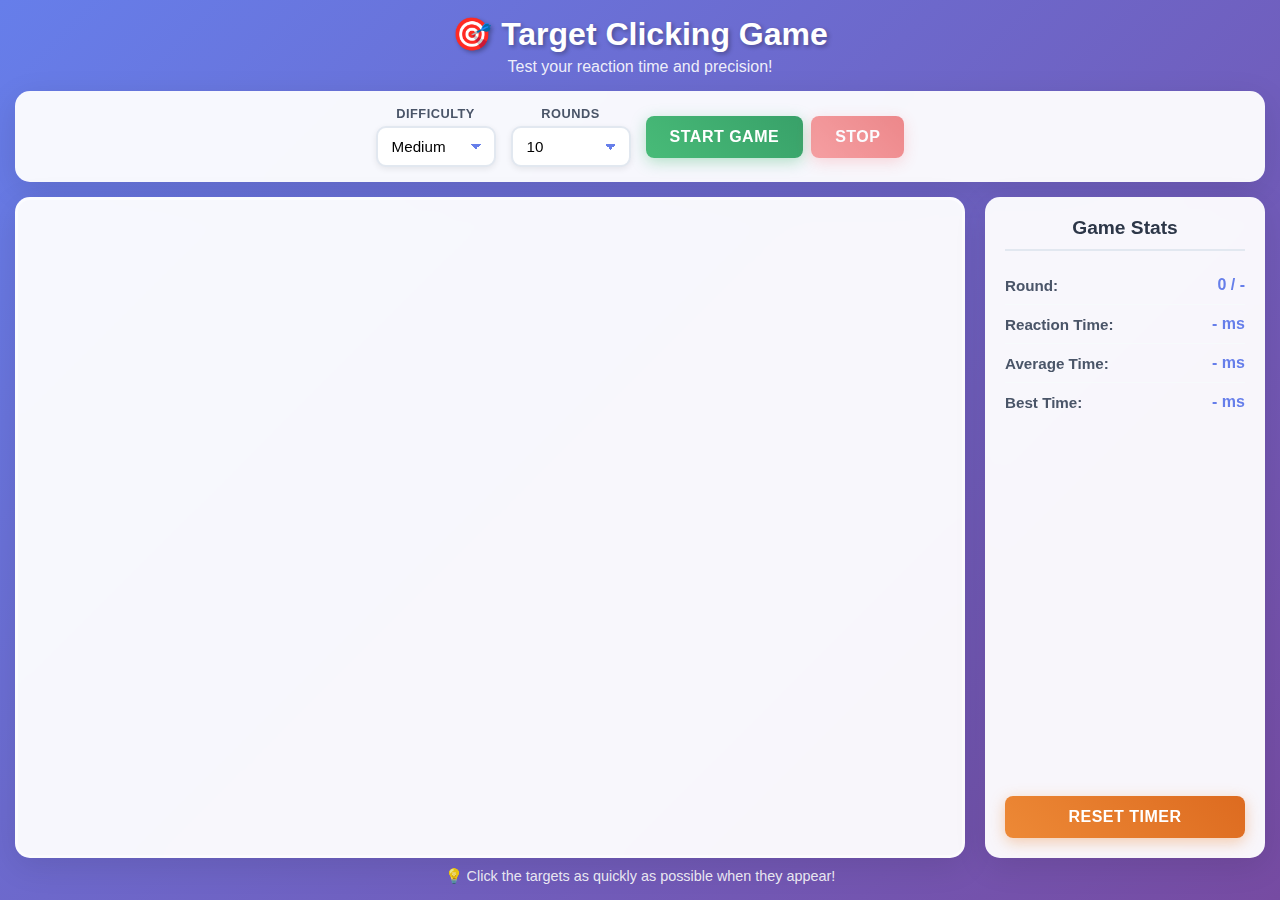
<file: public/Day-28_Target_Reflex_Test/index.html>
<!DOCTYPE html>
<html lang="en">

<head>
    <meta charset="UTF-8" />
    <meta name="viewport" content="width=device-width, initial-scale=1.0" />
    <title>🎯 Target Clicking Game</title>
    <link rel="stylesheet" href="styles.css">
</head>

<body>
    <div class="container">
        <header>
            <h1>🎯 Target Clicking Game</h1>
            <p class="subtitle">Test your reaction time and precision!</p>
        </header>

        <div class="top-controls">
            <div class="controls">
                <div class="control-group">
                    <label>Difficulty</label>
                    <select id="difficulty">
                        <option value="easy">Easy</option>
                        <option value="medium" selected>Medium</option>
                        <option value="hard">Hard</option>
                    </select>
                </div>

                <div class="control-group">
                    <label>Rounds</label>
                    <select id="rounds">
                        <option value="5">5</option>
                        <option value="10" selected>10</option>
                        <option value="15">15</option>
                        <option value="20">20</option>
                        <option value="25">25</option>
                    </select>
                </div>

                <div class="button-group">
                    <button id="startBtn">Start Game</button>
                    <button id="stopBtn" disabled>Stop</button>
                </div>
            </div>
        </div>

        <main class="game-section">
            <div id="gameArea">
                <div id="target" class="target-bullseye"></div>
            </div>

            <aside class="stats-panel">
                <div class="stats-content">
                    <h3>Game Stats</h3>
                    <div class="stat-item">
                        <span class="stat-label">Round:</span>
                        <span class="stat-value"><span id="roundCount">0</span> / <span id="totalRounds">-</span></span>
                    </div>
                    <div class="stat-item">
                        <span class="stat-label">Reaction Time:</span>
                        <span class="stat-value"><span id="reactionTime">-</span> ms</span>
                    </div>
                    <div class="stat-item">
                        <span class="stat-label">Average Time:</span>
                        <span class="stat-value"><span id="avgTime">-</span> ms</span>
                    </div>
                    <div class="stat-item">
                        <span class="stat-label">Best Time:</span>
                        <span class="stat-value"><span id="bestTime">-</span> ms</span>
                    </div>
                </div>
                <button id="resetBtn">Reset Timer</button>
            </aside>
        </main>

        <div class="game-instructions">
            <p>💡 Click the targets as quickly as possible when they appear!</p>
        </div>
    </div>

    <div id="gameOverModal" class="modal">
        <div class="modal-content">
            <h2>🎉 Game Over!</h2>
            <p id="finalStats"></p>
            <button onclick="closeModal()">OK</button>
        </div>
    </div>
    
    <script src="script.js"></script>
</body>

</html>
</file>
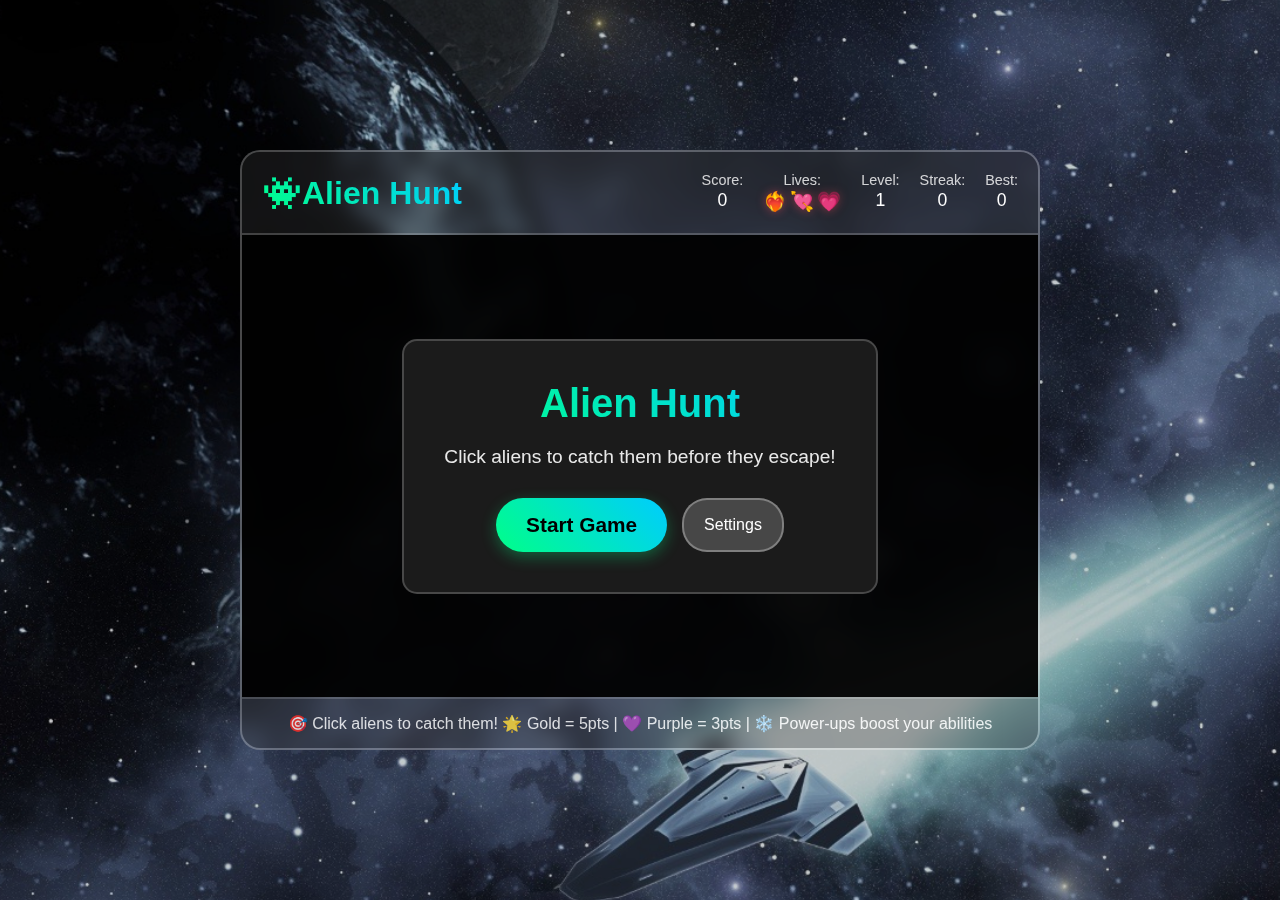
<file: public/Day-31/index.html>
<!DOCTYPE html>
<html lang="en">
<head>
    <meta charset="UTF-8">
    <meta name="viewport" content="width=device-width, initial-scale=1.0">
    <title>Alien Hunt</title>
    <link rel="shortcut icon" href="/fav.svg" type="image/x-icon">
    <link rel="stylesheet" href="style.css">
</head>
<body>
    <div class="game-container">
        <header class="game-header">
            <h1>👾Alien Hunt</h1>
            <div class="game-stats">
                <div class="stat">
                    <span class="label">Score:</span>
                    <span id="score">0</span>
                </div>
                <div class="stat">
                    <span class="label">Lives:</span>
                    <div class="hearts-container" id="livesContainer">
                        <span class="heart">❤️‍🔥</span>
                        <span class="heart">💘</span>
                        <span class="heart">💗</span>
                    </div>
                </div>
                <div class="stat">
                    <span class="label">Level:</span>
                    <span id="level">1</span>
                </div>
                <div class="stat">
                    <span class="label">Streak:</span>
                    <span id="streak">0</span>
                </div>
                <div class="stat">
                    <span class="label">Best:</span>
                    <span id="highScore">0</span>
                </div>
            </div>
        </header>

        <div class="game-area" id="gameArea">
            <div class="power-ups-container" id="powerUpsContainer"></div>
            <div class="combo-display" id="comboDisplay"></div>
            <div class="level-up-notification" id="levelUpNotification"></div>
            
            <div class="game-overlay" id="gameOverlay">
                <div class="overlay-content">
                    <h2 id="overlayTitle">Alien Hunt</h2>
                    <p id="overlayMessage">Click aliens to catch them before they escape!</p>
                    <div class="game-controls">
                        <button id="startButton" class="start-button">Start Game</button>
                        <button id="settingsButton" class="settings-button">Settings</button>
                    </div>
                </div>
            </div>

            <div class="settings-overlay hidden" id="settingsOverlay">
                <div class="settings-content">
                    <h3>Game Settings</h3>
                    <div class="setting-item">
                        <label for="difficultySelect">Difficulty:</label>
                        <select id="difficultySelect" style="background: black;">
                            <option value="easy">Easy</option>
                            <option value="normal" selected>Normal</option>
                            <option value="hard">Hard</option>
                            <option value="insane">Insane</option>
                        </select>
                    </div>
                    <div class="setting-item">
                        <label for="soundToggle">Sound Effects:</label>
                        <input type="checkbox" id="soundToggle" checked>
                    </div>
                    <div class="setting-item">
                        <label for="particlesToggle">Particle Effects:</label>
                        <input type="checkbox" id="particlesToggle" checked>
                    </div>
                    <div class="buttons">
                        <button id="saveSettings" class="save-button">Save</button>
                        <button id="closeSettings" class="close-button">Close</button>
                    </div>
                </div>
            </div>
        </div>

        <footer class="game-footer">
            <p>🎯 Click aliens to catch them! 🌟 Gold = 5pts | 💜 Purple = 3pts | ❄️ Power-ups boost your abilities</p>
        </footer>
    </div>

    <script src="script.js"></script>
</body>
</html>
</file>
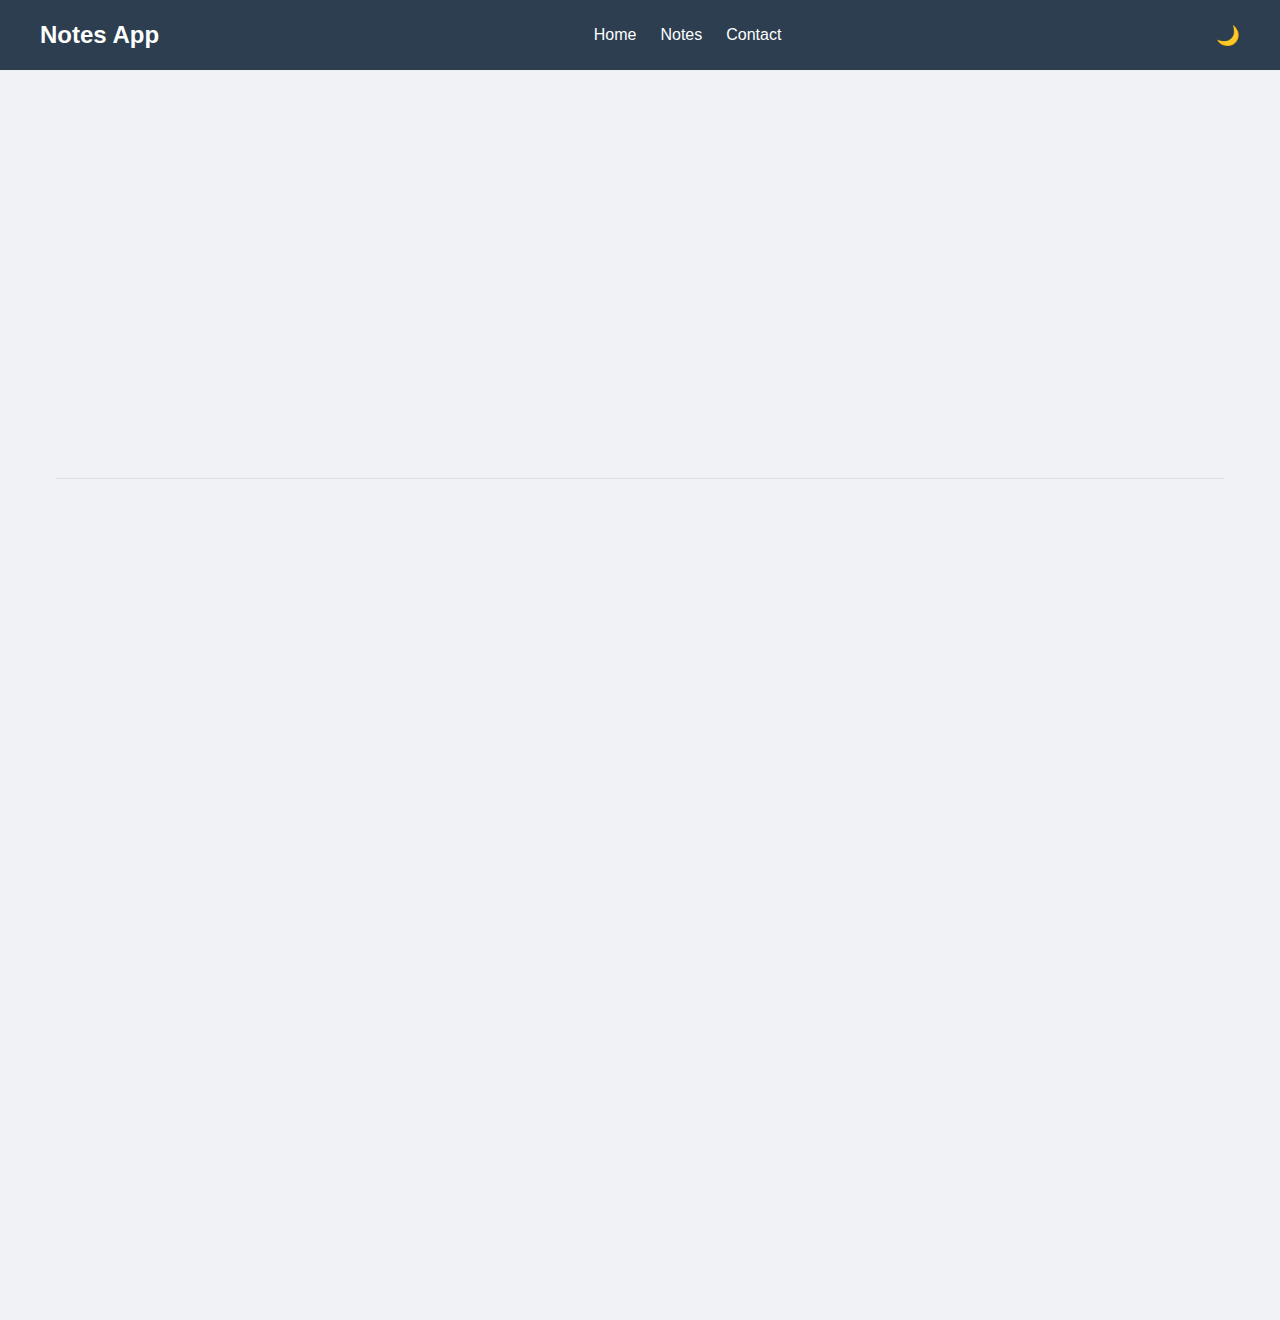
<file: public/Day-36_Notes_App/index.html>
<!DOCTYPE html>
<html lang="en">
<head>
  <meta charset="UTF-8" />
  <meta name="viewport" content="width=device-width, initial-scale=1.0"/>
  <title>Notes App - Home</title>
  <link rel="stylesheet" href="styles.css" />
</head>
<body>
  <header id="navbar"></header>
  <main>
    <section class="hero fade-in">
      <h1>📝 Welcome to Notes App</h1>
      <p>Organize your ideas, tasks, and thoughts in one sleek space.</p>
      <a href="notes.html" class="btn primary-btn">Try Notes App Now</a>
    </section>

    <hr class="section-divider"/>

    <section class="overview fade-in-up">
      <h2>🚀 Project Overview</h2>
      <p>
        A lightweight, user-friendly web application built with HTML, CSS, and JavaScript. Users can create, edit, delete, and search notes with local data persistence.
      </p>

      <h3>✨ Key Features</h3>
      <div class="card-grid">
        <div class="card">
          <h4>Add Notes</h4>
          <p>Create notes with a title and content quickly.</p>
        </div>
        <div class="card">
          <h4>Edit/Delete Notes</h4>
          <p>Modify or remove notes with a simple click.</p>
        </div>
        <div class="card">
          <h4>Search Notes</h4>
          <p>Instantly filter your notes by keyword.</p>
        </div>
        <div class="card">
          <h4>Dark Mode</h4>
          <p>Switch between light and dark themes anytime.</p>
        </div>
        <div class="card">
          <h4>Data Persistence</h4>
          <p>Your notes stay safe even after a browser refresh.</p>
        </div>
      </div>

      <h3>📌 Use Cases</h3>
      <ul class="custom-list">
        <li>Track daily tasks or to-dos.</li>
        <li>Jot down thoughts, quotes, or ideas.</li>
        <li>Organize study notes and reminders.</li>
      </ul>

      <h3>💡 Why Notes App?</h3>
      <p>
        Perfect for beginners exploring front-end development with DOM manipulation, event handling, and LocalStorage. It’s also an excellent portfolio project to showcase clean UI/UX and JS logic.
      </p>
    </section>
  </main>

  <script src="navbar.js"></script>
</body>
</html>
</file>
<file: public/Day-23_RockPaperScissor/style.css>
*{
    margin:0;
    padding:0;
    text-align:center;
}
h1{
    background-color: hotpink;
    color:azure;
    height:5rem;
    line-height:5rem; /* line height=height then text comes in center from all sides*/
    border: 2px solid black;
    -webkit-text-stroke: 0.45px black  

}
.choice{
    height: 200px;
    width:200px;
    border-radius: 50%;
    display: flex;
    justify-content: center;
    align-items: center;
  
}
img{
    height:150px;
    width: 150px;
    object-fit:cover;
    border-radius: 50%;

}
.choices{
    display:flex;
    justify-content: center;
    align-items: center;
    gap:3rem;
    margin-top:5rem;
}
.choice:hover{
    background-color:antiquewhite;
    cursor:pointer;
}
.scoreboard{
    display:flex;
    justify-content: center;
    align-items: center;
    font-size: 2rem;
    margin-top: 3rem;
    gap:5rem;
}
#user-score,
#comp-score{
    font-size: 4rem;
}
.msg-container{
    margin-top:5rem;
    
}
#msg{
    background-color: hotpink;
    color:whitesmoke;
    font-size: 2rem;
    display:inline;
    padding:1rem;
    border-radius: 1rem;
    border: 2px solid black;
}
</file>
<file: public/Day-28_Amazon_Clone/Style.CSS>
* {
    margin: 0px;
    font-family: Arial;
    border: border-box;
}

/** header **/

.navbar {
    height: 60px;
    background-color: #0f1111;
    color: white;
    display: flex;
    align-items: center;
    justify-content: space-evenly;
}

/** box1**/

.nav-logo{
    height: 50px;
    width: 100px;
}

.logo {
    background-image: url("Images/amazon_logo.png");
    background-size: cover;
    height: 50px;
    width: 100px;
}

.border{
    border: 1.5px solid transparent;
}

.border:hover{
    border: 1.5px solid white;
}

/** box2 **/

.add-first{
    color: #cccccc;
    font-size: 0.85rem;
    margin-left: 15px;
}

.add-second{
    font-size: 1rem;
    margin-left: 3px;
}

.add-icon{
    display: flex;
    align-items: center;
}

/** box3 **/

.nav-search{
    display: flex;
    justify-content: space-evenly;
    background-color: pink;
    width: 620px;
    height: 40px;
    border-radius: 4px;
}

.search-select {
    background-color: #f3f3f3;
    width: 50px;
    text-align: center;
    border-bottom-left-radius: 4px;
    border-top-right-radius: 4px;
    border: none;
}

.search-select2 {
    background-color: #222F3D;
    color: white;
    border: none;
    text-align: right;
}

.search-input {
    width: 100%;
    font-size: 1rem;
    border: none;
}

.search-icon {
    width: 45px;
    display: flex;
    justify-content: center;
    align-items: center;
    font-size: 1.2rem;
    background-color: #febd68;
    border-top-right-radius: 4px;
    border-bottom-right-radius: 4px;
    color: #0f1111;
}

.nav-search:hover{
    border: 2px solid orange;
}

/** box4 **/

span {
    font-size: 0.7rem;
}

.nav-second {
    font-size: 0.85rem;
    font-weight: 700;
}

/** box6 **/

.nav-cart i {
    font-size: 35px;
}

.nav-cart {
    font-size: 0.85rem;
    font-weight: 700;
}

/** panel **/

.panel {
    height: 40px;
    background-color: #222F3D;
    display: flex;
    color: white;
    align-items: center;
    justify-content: space-evenly;
}

.panel-ops p {
    display: inline;
    margin-left: 15px;
}

.panel-ops {
    width: 70%;
    font-size: 0.85rem;
}

.panel-deals {
    font-size: 0.9rem;
    font-weight: 700;
}

/** hero-section **/

.hero-section {
    background-image: url("Images/hero_image.jpg");
    background-size: cover;
    height: 380px;
    display: flex;
    justify-content: center;
    align-items: flex-end;
}

.hero-msg {
    background-color: white;
    color: black;
    height: 40px;
    display: flex;
    align-items: center;
    justify-content: center;
    font-size: 0.85rem;
    width: 80%;
    margin: 25px;
}

.hero-msg a {
    color: #007185;
}

/** shop-section **/

.shop-section {
    display: flex;
    flex-wrap: wrap;
    justify-content: space-evenly;
    background-color: #e2e7e6;
}

.box {
    height: 400px;
    width: 23%;
    background-color: white;
    padding: 20px 0px 15px;
    margin-top: 15px;
}

.box-img {
    height: 300px;
    background-size: cover;
    margin-top: 1rem;
    margin-bottom: 1rem;
}

.box-content {
    margin-left: 1rem;
    margin-right: 1rem;
}

.box-content p {
    color: #007185;
}

.long-box {
    height: 280px;
    width: 97%;
    background-color: white;
    margin-top: 15px;  
}

.longbox-content {
    margin-left: 1rem;
    margin-right: 1rem; 
}

.longbox-content h2 {
    margin-top: 10px;
    margin-bottom: 10px;
}

.longbox-img {
    display: flex;
    justify-content: space-evenly;
    align-items: center;
    background-size: cover;
}

.newbox-img {
    display: flex;
    flex-wrap: wrap;
    justify-content: space-evenly;
    background-size: cover;
    font-size: 12px;
}

.resize {
    width: 115px;
    height: 115px;
    margin-top: 1rem;
    margin-bottom: 1rem;
    margin-left: 0.5rem;
    margin-right: 0.5rem;
}

.newbox {
    margin-top: 8px;
}

/** footer **/

.footer {
    margin-top: 1rem;
}

.foot-panel1 {
    background-color: #37475a;
    color: white;
    height: 50px;
    display: flex;
    justify-content: center;
    align-items: center;
    font-size: 0.85rem;
}

.foot-panel2 {
    background-color: #222F3D;
    color: white;
    height: 380px;
    display: flex;
    justify-content: space-evenly;
}

.foot-panel2 ul{
    margin-top: 3.5rem;
    width: 200px;
}

.foot-panel2 ul p {
    font-size: 16px;
    font-weight: 700;
}

.foot-panel2 ul a {
    display: block;
    font-size: 14px;
    margin-top: 10px;
    color: #dddddd;
}

.foot-panel3 {
    background-color: #222F3D;
    color: white;
    border-top: 0.5px solid white;
    height: 80px;
    display: flex;
    justify-content: center;
    align-items: center;
}

.logo {
    background-image: url("Images/amazon_logo.png");
    background-size: cover;
    height: 50px;
    width: 100px;
}

.language {
    display: flex;
    justify-content: space-evenly;
    margin-left: 60px;
    border: border-box;
    border: 2px solid #cccccc;
    border-radius: 4px;
    font-size: 0.85rem;
    padding: 4px 18px 4px 8px;
}

.money {
    margin-left: 16px;
    border: border-box;
    border: 2px solid #cccccc;
    border-radius: 4px;
    font-size: 0.85rem;
    padding: 6px 18px 6px 8px;
    display: flex;
    justify-content: center;
    align-items: center;
}

.icon {
    width: 40px;
    display: flex;
    justify-content: space-evenly;
    align-items: center;
    font-size: 1rem;
    border-top-right-radius: 2px;
    border-bottom-right-radius: 2px;
    color: white;
}

.foot-panel4 {
    background-color: #131a22;
    color: white;
    height: 400px; 
    font-size: 0.7rem;
    display: flex;
    flex-wrap: wrap;
    justify-content: space-evenly;    
}
.footer-box {
    height: 2rem;
    width: 100%;
}

.footer-item {
    height: auto;
    width: 87px;
    padding: 5px 25px 5px 25px; 
}

.footer-item a {
    font-size: 0.80rem;
}

.footer-item p {
    color: gray;
}

.foot-panel5 {
    background-color: #131a22;
    color: white;
    height: 75px; 
    font-size: 0.7rem;
    text-align: center;
}

.pages {
    padding-top: 20px;
}

.copyright {
   padding-top: 5px
}
</file>
<file: public/Day-28_Target_Reflex_Test/styles.css>
* {
    margin: 0;
    padding: 0;
    box-sizing: border-box;
}

body {
    font-family: 'Segoe UI', Tahoma, Geneva, Verdana, sans-serif;
    background: linear-gradient(135deg, #667eea 0%, #764ba2 100%);
    height: 100vh;
    color: #333;
    overflow: hidden;
}

.container {
    max-width: 1400px;
    margin: 0 auto;
    padding: 15px;
    height: 100vh;
    display: flex;
    flex-direction: column;
}

header {
    text-align: center;
    margin-bottom: 15px;
}

h1 {
    color: white;
    font-size: 2rem;
    text-shadow: 2px 2px 4px rgba(0, 0, 0, 0.3);
    margin-bottom: 5px;
}

.subtitle {
    color: rgba(255, 255, 255, 0.9);
    font-size: 1rem;
}

.top-controls {
    background: rgba(255, 255, 255, 0.95);
    backdrop-filter: blur(10px);
    border-radius: 15px;
    padding: 15px;
    margin-bottom: 15px;
    box-shadow: 0 8px 32px rgba(0, 0, 0, 0.1);
}

.controls {
    display: flex;
    flex-wrap: wrap;
    gap: 15px;
    align-items: center;
    justify-content: center;
}

.control-group {
    display: flex;
    flex-direction: column;
    align-items: center;
    gap: 5px;
}

label {
    font-weight: 600;
    color: #4a5568;
    font-size: 0.8rem;
    text-transform: uppercase;
    letter-spacing: 0.5px;
}

select {
    padding: 10px 14px;
    font-size: 0.95rem;
    border: 2px solid #e2e8f0;
    border-radius: 10px;
    background-color: white;
    background-image:
        linear-gradient(45deg, transparent 50%, #667eea 50%),
        linear-gradient(135deg, #667eea 50%, transparent 50%);
    background-position:
        calc(100% - 18px) center,
        calc(100% - 13px) center;
    background-size: 6px 6px;
    background-repeat: no-repeat;
    appearance: none;
    -webkit-appearance: none;
    -moz-appearance: none;
    cursor: pointer;
    transition: all 0.3s ease;
    min-width: 120px;
    box-shadow: 0 2px 6px rgba(0, 0, 0, 0.08);
}

select:hover {
    border-color: #667eea;
    box-shadow: 0 0 0 3px rgba(102, 126, 234, 0.1);
}

select:focus {
    outline: none;
    border-color: #667eea;
    box-shadow: 0 0 0 4px rgba(102, 126, 234, 0.2);
}

select option {
    background: white;
    color: #333;
}

select option:hover {
    background: #f7fafc;
}

.button-group {
    display: flex;
    gap: 8px;
}

button {
    padding: 12px 24px;
    font-size: 1rem;
    font-weight: 600;
    border: none;
    border-radius: 8px;
    cursor: pointer;
    transition: all 0.3s ease;
    text-transform: uppercase;
    letter-spacing: 0.5px;
}

#startBtn {
    background: linear-gradient(45deg, #48bb78, #38a169);
    color: white;
    box-shadow: 0 4px 15px rgba(72, 187, 120, 0.4);
}

#startBtn:hover:not(:disabled) {
    transform: translateY(-2px);
    box-shadow: 0 6px 20px rgba(72, 187, 120, 0.6);
}

#stopBtn {
    background: linear-gradient(45deg, #f56565, #e53e3e);
    color: white;
    box-shadow: 0 4px 15px rgba(245, 101, 101, 0.4);
}

#stopBtn:hover:not(:disabled) {
    transform: translateY(-2px);
    box-shadow: 0 6px 20px rgba(245, 101, 101, 0.6);
}

#resetBtn {
    background: linear-gradient(45deg, #ed8936, #dd6b20);
    color: white;
    box-shadow: 0 4px 15px rgba(237, 137, 54, 0.4);
    width: 100%;
    margin-top: 10px;
}

#resetBtn:hover:not(:disabled) {
    transform: translateY(-2px);
    box-shadow: 0 6px 20px rgba(237, 137, 54, 0.6);
}

button:disabled {
    opacity: 0.6;
    cursor: not-allowed;
    transform: none !important;
}

.game-section {
    display: flex;
    gap: 20px;
    flex: 1;
    min-height: 0;
}

#gameArea {
    position: relative;
    flex: 1;
    min-width: 300px;
    background: rgba(255, 255, 255, 0.95);
    backdrop-filter: blur(10px);
    border-radius: 15px;
    overflow: hidden;
    box-shadow: 0 8px 32px rgba(0, 0, 0, 0.1);
    border: 3px solid rgba(255, 255, 255, 0.5);
}

#target {
    position: absolute;
    display: none;
    cursor: crosshair;
    transition: all 0.2s ease;
    filter: drop-shadow(0 4px 8px rgba(0, 0, 0, 0.3));
}

#target:hover {
    transform: scale(1.1);
}

.stats-panel {
    width: 280px;
    background: rgba(255, 255, 255, 0.95);
    backdrop-filter: blur(10px);
    border-radius: 15px;
    padding: 20px;
    box-shadow: 0 8px 32px rgba(0, 0, 0, 0.1);
    height: fit-content;
    display: flex;
    flex-direction: column;
    height: 100%;
    justify-content: space-between;
    order: 1;
}

.stats-panel h3 {
    color: #2d3748;
    margin-bottom: 15px;
    font-size: 1.2rem;
    text-align: center;
    padding-bottom: 10px;
    border-bottom: 2px solid #e2e8f0;
}

.stat-item {
    display: flex;
    justify-content: space-between;
    align-items: center;
    padding: 10px 0;
    border-bottom: 1px solid #f7fafc;
    font-size: 0.95rem;
}

.stat-item:last-child {
    border-bottom: none;
}

.stat-label {
    font-weight: 600;
    color: #4a5568;
}

.stat-value {
    font-weight: 700;
    color: #667eea;
    font-size: 1rem;
}

.game-instructions {
    text-align: center;
    color: rgba(255, 255, 255, 0.9);
    margin-top: 10px;
    font-size: 0.9rem;
}

@media (max-width: 768px) {
    .container {
        padding: 10px;
    }

    h1 {
        font-size: 1.5rem;
    }

    .controls {
        flex-direction: column;
        gap: 10px;
    }

    .game-section {
        flex-direction: column;
        gap: 15px;
    }

    .stats-panel {
        width: 100%;
        order: -1;
    }
}

.modal {
    position: fixed;
    top: 0;
    left: 0;
    right: 0;
    bottom: 0;
    background: rgba(0, 0, 0, 0.6);
    display: none;
    justify-content: center;
    align-items: center;
    z-index: 999;
}

.modal-content {
    background: white;
    padding: 30px;
    border-radius: 12px;
    text-align: center;
    max-width: 400px;
    width: 90%;
    box-shadow: 0 4px 20px rgba(0, 0, 0, 0.2);
}

.modal-content h2 {
    margin-bottom: 15px;
    color: #4a5568;
}

.modal-content p {
    font-size: 1.1rem;
    margin-bottom: 20px;
    color: #2d3748;
}

.modal-content button {
    padding: 10px 20px;
    background: linear-gradient(45deg, #667eea, #764ba2);
    color: white;
    font-weight: 600;
    border: none;
    border-radius: 8px;
    cursor: pointer;
    transition: all 0.3s ease;
}

.modal-content button:hover {
    transform: translateY(-2px);
    box-shadow: 0 4px 12px rgba(102, 126, 234, 0.4);
}

.target-bullseye {
    width: 60px;
    height: 60px;
    background:
        radial-gradient(circle, #fff 0%, #fff 15%, transparent 15%, transparent 25%),
        radial-gradient(circle, #dc2626 0%, #dc2626 25%, #fff 25%, #fff 40%, #dc2626 40%, #dc2626 55%, #fff 55%, #fff 70%, #dc2626 70%, #dc2626 85%, #fff 85%, #fff 100%);
    border-radius: 50%;
    border: 3px solid #dc2626;
}

.pulse {
    animation: pulse 1s infinite;
}

@keyframes pulse {
    0% {
        transform: scale(1);
    }

    50% {
        transform: scale(1.05);
    }

    100% {
        transform: scale(1);
    }
}
</file>
<file: public/Day-31/style.css>
* {
    margin: 0;
    padding: 0;
    box-sizing: border-box;
}

body {
    font-family: 'Arial', sans-serif;
    /* background: 
        radial-gradient(circle at 20% 80%, rgba(0, 255, 136, 0.1) 0%, transparent 50%),
        radial-gradient(circle at 80% 20%, rgba(0, 204, 255, 0.1) 0%, transparent 50%),
        linear-gradient(135deg, #0c0c1e 0%, #1a1a3a 50%, #2a1a3a 100%); */
    color: #fff;
    min-height: 100vh;
    display: flex;
    justify-content: center;
    align-items: center;
    overflow: hidden;
    animation: backgroundPulse 10s infinite ease-in-out;
    background: url(./background.svg);
    background-size: cover;
    /* Make image cover full area */
    background-repeat: no-repeat;
    /* Prevent repeating */
    background-position: center;
    /* Center the image */
    height: 100vh;
    /* Full viewport height */
    margin: 0;
}

@keyframes backgroundPulse {

    0%,
    100% {
        filter: brightness(1);
    }

    50% {
        filter: brightness(1.1);
    }
}

.game-container {
    width: 90vw;
    max-width: 800px;
    height: 90vh;
    max-height: 600px;
    display: flex;
    flex-direction: column;
    background: rgba(255, 255, 255, 0.1);
    border-radius: 20px;
    backdrop-filter: blur(10px);
    border: 2px solid rgba(255, 255, 255, 0.2);
    overflow: hidden;
}

.game-header {
    padding: 20px;
    background: rgba(0, 0, 0, 0.3);
    display: flex;
    justify-content: space-between;
    align-items: center;
    border-bottom: 2px solid rgba(255, 255, 255, 0.2);
}

.game-header h1 {
    font-size: 2rem;
    background: linear-gradient(45deg, #00ff88, #00ccff);
    -webkit-background-clip: text;
    -webkit-text-fill-color: transparent;
    background-clip: text;
}

.game-stats {
    display: flex;
    gap: 20px;
}

.stat {
    display: flex;
    flex-direction: column;
    align-items: center;
    font-size: 1.1rem;
}

.stat .label {
    font-size: 0.9rem;
    opacity: 0.8;
    margin-bottom: 2px;
}

.hearts-container {
    display: flex;
    gap: 3px;
}

.heart {
    color: #ff4757;
    font-size: 1.2rem;
    transition: all 0.3s ease;
    text-shadow: 0 0 10px rgba(255, 71, 87, 0.5);
}

.heart.lost {
    color: #666;
    text-shadow: none;
    transform: scale(0.8);
}

.game-area {
    flex: 1;
    position: relative;
    background: rgb(0 0 0 / 75%);
    /* background: radial-gradient(circle at center, rgba(0, 255, 136, 0.1) 0%, transparent 50%); */
    overflow: hidden;
}

.game-overlay {
    position: absolute;
    top: 0;
    left: 0;
    width: 100%;
    height: 100%;
    background: rgba(0, 0, 0, 0.8);
    display: flex;
    justify-content: center;
    align-items: center;
    z-index: 1000;
}

.overlay-content {
    text-align: center;
    padding: 40px;
    background: rgba(255, 255, 255, 0.1);
    border-radius: 15px;
    backdrop-filter: blur(10px);
    border: 2px solid rgba(255, 255, 255, 0.2);
}

.overlay-content h2 {
    font-size: 2.5rem;
    margin-bottom: 20px;
    background: linear-gradient(45deg, #00ff88, #00ccff);
    -webkit-background-clip: text;
    -webkit-text-fill-color: transparent;
    background-clip: text;
}

.overlay-content p {
    font-size: 1.2rem;
    margin-bottom: 30px;
    opacity: 0.9;
}

.start-button {
    padding: 15px 30px;
    font-size: 1.3rem;
    background: linear-gradient(45deg, #00ff88, #00ccff);
    color: #000;
    border: none;
    border-radius: 50px;
    cursor: pointer;
    font-weight: bold;
    transition: all 0.3s ease;
    box-shadow: 0 5px 15px rgba(0, 255, 136, 0.3);
}

.start-button:hover {
    transform: translateY(-2px);
    box-shadow: 0 8px 25px rgba(0, 255, 136, 0.5);
}

.game-controls {
    display: flex;
    gap: 15px;
    justify-content: center;
    flex-wrap: wrap;
}

.settings-button {
    padding: 10px 20px;
    font-size: 1rem;
    background: rgba(255, 255, 255, 0.1);
    color: #fff;
    border: 2px solid rgba(255, 255, 255, 0.3);
    border-radius: 25px;
    cursor: pointer;
    transition: all 0.3s ease;
    backdrop-filter: blur(5px);
}

.settings-button:hover {
    background: rgba(255, 255, 255, 0.2);
    border-color: rgba(255, 255, 255, 0.5);
    transform: translateY(-1px);
}

.settings-overlay {
    position: absolute;
    top: 0;
    left: 0;
    width: 100%;
    height: 100%;
    background: rgba(0, 0, 0, 0.9);
    display: flex;
    justify-content: center;
    align-items: center;
    z-index: 1100;
}

.settings-content {
    background: rgba(255, 255, 255, 0.1);
    border-radius: 15px;
    backdrop-filter: blur(10px);
    border: 2px solid rgba(255, 255, 255, 0.2);
    padding: 30px;
    width: 90%;
    max-width: 400px;
}

.settings-content h3 {
    text-align: center;
    margin-bottom: 25px;
    font-size: 1.8rem;
    background: linear-gradient(45deg, #00ff88, #00ccff);
    -webkit-background-clip: text;
    -webkit-text-fill-color: transparent;
    background-clip: text;
}

.setting-item {
    display: flex;
    justify-content: space-between;
    align-items: center;
    margin-bottom: 20px;
    font-size: 1.1rem;
}

.setting-item label {
    color: #fff;
}

.setting-item select,
.setting-item input[type="checkbox"] {
    background: rgba(255, 255, 255, 0.1);
    border: 1px solid rgba(255, 255, 255, 0.3);
    border-radius: 5px;
    color: #fff;
    padding: 5px 10px;
}

.setting-item select {
    min-width: 100px;
}

.setting-item input[type="checkbox"] {
    width: 20px;
    height: 20px;
}

.buttons {
    display: flex;
    gap: 15px;
    justify-content: center;
    margin-top: 25px;
}

.save-button,
.close-button {
    padding: 10px 20px;
    border: none;
    border-radius: 25px;
    cursor: pointer;
    font-size: 1rem;
    transition: all 0.3s ease;
}

.save-button {
    background: linear-gradient(45deg, #00ff88, #00ccff);
    color: #000;
    font-weight: bold;
}

.close-button {
    background: rgba(255, 255, 255, 0.1);
    color: #fff;
    border: 2px solid rgba(255, 255, 255, 0.3);
}

.save-button:hover,
.close-button:hover {
    transform: translateY(-2px);
}

.portal {
    position: absolute;
    width: 100px;
    height: 100px;
    border-radius: 50%;
    background: radial-gradient(circle at center, rgba(0, 255, 136, 0.3) 0%, rgba(0, 204, 255, 0.3) 50%, transparent 100%);
    border: 3px solid rgba(0, 255, 136, 0.8);
    animation: portalPulse 2s infinite ease-in-out;
    display: flex;
    justify-content: center;
    align-items: center;
}

@keyframes portalPulse {

    0%,
    100% {
        transform: scale(1);
        box-shadow: 0 0 20px rgba(0, 255, 136, 0.5);
        border-color: rgba(0, 255, 136, 0.8);
    }

    50% {
        transform: scale(1.1);
        box-shadow: 0 0 40px rgba(0, 255, 136, 0.8);
        border-color: rgba(0, 204, 255, 0.8);
    }
}

.alien {
    width: 60px;
    height: 60px;
    background: linear-gradient(135deg, #ff6b6b, #ff8e8e);
    border-radius: 50% 50% 50% 50% / 60% 60% 40% 40%;
    position: relative;
    cursor: pointer;
    animation: alienFloat 1s infinite ease-in-out;
    transition: all 0.2s ease;
    box-shadow: 0 0 15px rgba(255, 107, 107, 0.5);
}

.alien.special {
    background: linear-gradient(135deg, #ffd700, #ffed4e);
    box-shadow: 0 0 20px rgba(255, 215, 0, 0.8);
    animation: alienFloat 0.8s infinite ease-in-out, specialGlow 2s infinite ease-in-out;
}

.alien.bonus {
    background: linear-gradient(135deg, #9c88ff, #c7b3ff);
    box-shadow: 0 0 20px rgba(156, 136, 255, 0.8);
    animation: alienFloat 0.8s infinite ease-in-out, bonusGlow 2s infinite ease-in-out;
}

@keyframes specialGlow {

    0%,
    100% {
        box-shadow: 0 0 20px rgba(255, 215, 0, 0.8);
    }

    50% {
        box-shadow: 0 0 30px rgba(255, 215, 0, 1);
    }
}

@keyframes bonusGlow {

    0%,
    100% {
        box-shadow: 0 0 20px rgba(156, 136, 255, 0.8);
    }

    50% {
        box-shadow: 0 0 30px rgba(156, 136, 255, 1);
    }
}

@keyframes alienFloat {

    0%,
    100% {
        transform: translateY(0) rotate(0deg);
    }

    25% {
        transform: translateY(-5px) rotate(2deg);
    }

    50% {
        transform: translateY(-8px) rotate(0deg);
    }

    75% {
        transform: translateY(-5px) rotate(-2deg);
    }
}

.alien::before {
    content: '';
    position: absolute;
    top: 15px;
    left: 15px;
    width: 8px;
    height: 8px;
    background: #000;
    border-radius: 50%;
    box-shadow: 20px 0 0 #000;
}

.alien::after {
    content: '';
    position: absolute;
    top: 35px;
    left: 22px;
    width: 16px;
    height: 8px;
    background: #000;
    border-radius: 50%;
}

.alien:hover {
    transform: scale(1.1);
    filter: brightness(1.2);
}

.alien-spawning {
    animation: alienSpawn 0.3s ease-out;
}

@keyframes alienSpawn {
    0% {
        transform: scale(0) rotate(180deg);
        opacity: 0;
    }

    100% {
        transform: scale(1) rotate(0deg);
        opacity: 1;
    }
}

.alien-caught {
    animation: alienCaught 0.5s ease-in-out;
}

@keyframes alienCaught {
    0% {
        transform: scale(1);
        opacity: 1;
    }

    50% {
        transform: scale(1.3);
        opacity: 0.8;
    }

    100% {
        transform: scale(0);
        opacity: 0;
    }
}

.score-popup {
    position: absolute;
    font-size: 2rem;
    font-weight: bold;
    color: #00ff88;
    pointer-events: none;
    animation: scorePopup 1s ease-out forwards;
    text-shadow: 0 0 10px rgba(0, 255, 136, 0.8);
}

.score-popup.special {
    color: #ffd700;
    font-size: 2.5rem;
    text-shadow: 0 0 15px rgba(255, 215, 0, 1);
}

.score-popup.bonus {
    color: #9c88ff;
    font-size: 2.2rem;
    text-shadow: 0 0 15px rgba(156, 136, 255, 1);
}

@keyframes scorePopup {
    0% {
        transform: scale(1) translateY(0);
        opacity: 1;
    }

    100% {
        transform: scale(1.5) translateY(-50px);
        opacity: 0;
    }
}

.combo-display {
    position: absolute;
    top: 20px;
    right: 20px;
    font-size: 1.5rem;
    font-weight: bold;
    color: #ff6b6b;
    text-shadow: 0 0 10px rgba(255, 107, 107, 0.8);
    opacity: 0;
    transition: all 0.3s ease;
    pointer-events: none;
}

.combo-display.show {
    opacity: 1;
    animation: comboPulse 0.5s ease-out;
}

@keyframes comboPulse {
    0% {
        transform: scale(1);
    }

    50% {
        transform: scale(1.2);
    }

    100% {
        transform: scale(1);
    }
}

.level-up-notification {
    position: absolute;
    top: 50%;
    left: 50%;
    transform: translate(-50%, -50%);
    font-size: 3rem;
    font-weight: bold;
    color: #00ff88;
    text-shadow: 0 0 20px rgba(0, 255, 136, 1);
    opacity: 0;
    pointer-events: none;
    z-index: 500;
}

.level-up-notification.show {
    animation: levelUpShow 2s ease-out;
}

@keyframes levelUpShow {
    0% {
        opacity: 0;
        transform: translate(-50%, -50%) scale(0.5);
    }

    20% {
        opacity: 1;
        transform: translate(-50%, -50%) scale(1.2);
    }

    80% {
        opacity: 1;
        transform: translate(-50%, -50%) scale(1);
    }

    100% {
        opacity: 0;
        transform: translate(-50%, -50%) scale(1);
    }
}

.power-up {
    position: absolute;
    width: 40px;
    height: 40px;
    border-radius: 50%;
    cursor: pointer;
    animation: powerUpFloat 2s infinite ease-in-out;
    border: 2px solid;
    display: flex;
    align-items: center;
    justify-content: center;
    font-size: 1.2rem;
    font-weight: bold;
    transition: all 0.2s ease;
}

.power-up.freeze {
    background: linear-gradient(135deg, #74b9ff, #0984e3);
    border-color: #74b9ff;
    color: #fff;
    box-shadow: 0 0 15px rgba(116, 185, 255, 0.6);
}

.power-up.slow {
    background: linear-gradient(135deg, #a29bfe, #6c5ce7);
    border-color: #a29bfe;
    color: #fff;
    box-shadow: 0 0 15px rgba(162, 155, 254, 0.6);
}

.power-up.multi {
    background: linear-gradient(135deg, #fd79a8, #e84393);
    border-color: #fd79a8;
    color: #fff;
    box-shadow: 0 0 15px rgba(253, 121, 168, 0.6);
}

@keyframes powerUpFloat {

    0%,
    100% {
        transform: translateY(0) rotate(0deg);
    }

    25% {
        transform: translateY(-8px) rotate(90deg);
    }

    50% {
        transform: translateY(-12px) rotate(180deg);
    }

    75% {
        transform: translateY(-8px) rotate(270deg);
    }
}

.power-up:hover {
    transform: scale(1.1);
    filter: brightness(1.2);
}

.particle {
    position: absolute;
    pointer-events: none;
    border-radius: 50%;
    animation: particleFloat 1s ease-out forwards;
}

@keyframes particleFloat {
    0% {
        opacity: 1;
        transform: scale(1);
    }

    100% {
        opacity: 0;
        transform: scale(0) translateY(-50px);
    }
}

.shake {
    animation: shake 0.5s ease-in-out;
}

@keyframes shake {

    0%,
    100% {
        transform: translateX(0);
    }

    25% {
        transform: translateX(-5px);
    }

    75% {
        transform: translateX(5px);
    }
}

.game-footer {
    padding: 15px 20px;
    background: rgba(0, 0, 0, 0.3);
    border-top: 2px solid rgba(255, 255, 255, 0.2);
    text-align: center;
    font-size: 1rem;
    opacity: 0.8;
}

.hidden {
    display: none !important;
}

@media (max-width: 768px) {
    .game-container {
        width: 95vw;
        height: 95vh;
    }

    .game-header {
        padding: 15px;
        flex-direction: column;
        gap: 15px;
    }

    .game-header h1 {
        font-size: 1.8rem;
    }

    .game-stats {
        gap: 15px;
    }

    .stat {
        font-size: 1rem;
    }

    .portal {
        width: 80px;
        height: 80px;
    }

    .alien {
        width: 50px;
        height: 50px;
    }

    .alien::before {
        top: 12px;
        left: 12px;
        width: 6px;
        height: 6px;
        box-shadow: 16px 0 0 #000;
    }

    .alien::after {
        top: 28px;
        left: 18px;
        width: 14px;
        height: 6px;
    }

    .overlay-content h2 {
        font-size: 2rem;
    }

    .overlay-content p {
        font-size: 1rem;
    }

    .start-button {
        padding: 12px 25px;
        font-size: 1.1rem;
    }
}

@media (max-width: 480px) {
    .game-header h1 {
        font-size: 1.5rem;
    }

    .portal {
        width: 70px;
        height: 70px;
    }

    .alien {
        width: 45px;
        height: 45px;
    }
}
</file>
<file: public/AsciiArtGenerator/style.css>
/* Reset and Base Styles */
* {
    margin: 0;
    padding: 0;
    box-sizing: border-box;
}

body {
    font-family: 'Inter', sans-serif;
    line-height: 1.6;
    color: #333;
    background: linear-gradient(135deg, #667eea 0%, #764ba2 100%);
    min-height: 100vh;
}

.container {
    max-width: 1200px;
    margin: 0 auto;
    padding: 20px;
}

/* Header Styles */
.header {
    text-align: center;
    margin-bottom: 40px;
    padding: 40px 20px;
    background: rgba(255, 255, 255, 0.1);
    backdrop-filter: blur(10px);
    border-radius: 20px;
    border: 1px solid rgba(255, 255, 255, 0.2);
}

.title {
    font-size: 3rem;
    font-weight: 700;
    color: white;
    margin-bottom: 10px;
    text-shadow: 2px 2px 4px rgba(0, 0, 0, 0.3);
}

.title i {
    color: #ffd700;
    margin-right: 15px;
}

.subtitle {
    font-size: 1.2rem;
    color: rgba(255, 255, 255, 0.9);
    margin-bottom: 20px;
}

.creator-badge {
    display: inline-block;
    background: rgba(255, 255, 255, 0.2);
    padding: 10px 20px;
    border-radius: 25px;
    color: white;
    font-weight: 500;
    border: 1px solid rgba(255, 255, 255, 0.3);
}

.creator-badge i {
    color: #ffd700;
    margin-right: 8px;
}

/* Main Content */
.main-content {
    display: grid;
    gap: 30px;
}

/* Card Styles */
.input-card,
.output-card {
    background: white;
    border-radius: 20px;
    padding: 30px;
    box-shadow: 0 20px 40px rgba(0, 0, 0, 0.1);
    border: 1px solid rgba(255, 255, 255, 0.2);
}

.input-card h2,
.output-card h2 {
    font-size: 1.5rem;
    margin-bottom: 20px;
    color: #333;
    display: flex;
    align-items: center;
    gap: 10px;
}

.input-card h2 i,
.output-card h2 i {
    color: #667eea;
}

/* Input Styles */
.input-group {
    display: flex;
    gap: 15px;
    margin-bottom: 30px;
    flex-wrap: wrap;
}

#textInput {
    flex: 1;
    min-width: 300px;
    padding: 15px 20px;
    border: 2px solid #e1e5e9;
    border-radius: 15px;
    font-size: 1rem;
    transition: all 0.3s ease;
    background: #f8f9fa;
}

#textInput:focus {
    outline: none;
    border-color: #667eea;
    box-shadow: 0 0 0 3px rgba(102, 126, 234, 0.1);
    background: white;
}

.generate-btn {
    padding: 15px 30px;
    background: linear-gradient(135deg, #667eea 0%, #764ba2 100%);
    color: white;
    border: none;
    border-radius: 15px;
    font-size: 1rem;
    font-weight: 600;
    cursor: pointer;
    transition: all 0.3s ease;
    display: flex;
    align-items: center;
    gap: 10px;
    white-space: nowrap;
}

.generate-btn:hover {
    transform: translateY(-2px);
    box-shadow: 0 10px 25px rgba(102, 126, 234, 0.3);
}

.generate-btn:active {
    transform: translateY(0);
}

.generate-btn:disabled {
    opacity: 0.6;
    cursor: not-allowed;
    transform: none;
}

/* Style Options */
.style-options {
    margin-top: 20px;
}

.style-options h3 {
    font-size: 1.2rem;
    margin-bottom: 15px;
    color: #333;
    display: flex;
    align-items: center;
    gap: 10px;
}

.style-options h3 i {
    color: #667eea;
}

.style-grid {
    display: grid;
    grid-template-columns: repeat(auto-fit, minmax(150px, 1fr));
    gap: 15px;
}

.style-option {
    display: block;
    cursor: pointer;
}

.style-option input[type="radio"] {
    display: none;
}

.style-label {
    display: flex;
    align-items: center;
    gap: 10px;
    padding: 12px 16px;
    border: 2px solid #e1e5e9;
    border-radius: 12px;
    background: #f8f9fa;
    transition: all 0.3s ease;
    font-weight: 500;
}

.style-option input[type="radio"]:checked + .style-label {
    border-color: #667eea;
    background: rgba(102, 126, 234, 0.1);
    color: #667eea;
}

.style-label:hover {
    border-color: #667eea;
    background: rgba(102, 126, 234, 0.05);
}

/* Output Styles */
.output-header {
    display: flex;
    justify-content: space-between;
    align-items: center;
    margin-bottom: 20px;
    flex-wrap: wrap;
    gap: 15px;
}

.output-actions {
    display: flex;
    gap: 10px;
}

.action-btn {
    padding: 10px 20px;
    border: 2px solid #667eea;
    background: white;
    color: #667eea;
    border-radius: 10px;
    cursor: pointer;
    font-weight: 500;
    transition: all 0.3s ease;
    display: flex;
    align-items: center;
    gap: 8px;
}

.action-btn:hover:not(:disabled) {
    background: #667eea;
    color: white;
    transform: translateY(-2px);
}

.action-btn:disabled {
    opacity: 0.5;
    cursor: not-allowed;
    transform: none;
}

.output-container {
    position: relative;
    min-height: 300px;
}

.ascii-output {
    font-family: 'JetBrains Mono', monospace;
    background: #1a1a1a;
    color: #00ff00;
    padding: 25px;
    border-radius: 15px;
    font-size: 0.9rem;
    line-height: 1.2;
    overflow-x: auto;
    white-space: pre;
    min-height: 250px;
    border: 1px solid #333;
}

/* Loading Spinner */
.loading-spinner {
    position: absolute;
    top: 50%;
    left: 50%;
    transform: translate(-50%, -50%);
    text-align: center;
    z-index: 10;
}

.spinner {
    width: 50px;
    height: 50px;
    border: 4px solid #f3f3f3;
    border-top: 4px solid #667eea;
    border-radius: 50%;
    animation: spin 1s linear infinite;
    margin: 0 auto 20px;
}

@keyframes spin {
    0% { transform: rotate(0deg); }
    100% { transform: rotate(360deg); }
}

.loading-spinner p {
    color: #667eea;
    font-weight: 500;
}

/* Examples Section */
.examples-section {
    margin-top: 40px;
    text-align: center;
}

.examples-section h2 {
    font-size: 2rem;
    color: white;
    margin-bottom: 30px;
    text-shadow: 2px 2px 4px rgba(0, 0, 0, 0.3);
}

.examples-section h2 i {
    color: #ffd700;
    margin-right: 10px;
}

.examples-grid {
    display: grid;
    grid-template-columns: repeat(auto-fit, minmax(250px, 1fr));
    gap: 20px;
}

.example-card {
    background: rgba(255, 255, 255, 0.1);
    backdrop-filter: blur(10px);
    padding: 25px;
    border-radius: 15px;
    border: 1px solid rgba(255, 255, 255, 0.2);
    text-align: center;
    transition: transform 0.3s ease;
}

.example-card:hover {
    transform: translateY(-5px);
}

.example-card i {
    font-size: 2.5rem;
    color: #ffd700;
    margin-bottom: 15px;
}

.example-card h3 {
    color: white;
    margin-bottom: 10px;
    font-weight: 600;
}

.example-card p {
    color: rgba(255, 255, 255, 0.8);
    font-size: 0.9rem;
}

/* Footer */
.footer {
    margin-top: 50px;
    text-align: center;
    padding: 30px;
    background: rgba(255, 255, 255, 0.1);
    backdrop-filter: blur(10px);
    border-radius: 20px;
    border: 1px solid rgba(255, 255, 255, 0.2);
}

.footer-content p {
    color: white;
    margin-bottom: 15px;
    font-weight: 500;
}

.footer-links {
    display: flex;
    justify-content: center;
    gap: 20px;
    flex-wrap: wrap;
}

.footer-links a {
    color: white;
    text-decoration: none;
    padding: 10px 20px;
    border: 1px solid rgba(255, 255, 255, 0.3);
    border-radius: 25px;
    transition: all 0.3s ease;
    display: flex;
    align-items: center;
    gap: 8px;
}

.footer-links a:hover {
    background: rgba(255, 255, 255, 0.2);
    transform: translateY(-2px);
}

/* Responsive Design */
@media (max-width: 768px) {
    .container {
        padding: 15px;
    }
    
    .title {
        font-size: 2rem;
    }
    
    .input-group {
        flex-direction: column;
    }
    
    #textInput {
        min-width: unset;
    }
    
    .output-header {
        flex-direction: column;
        align-items: flex-start;
    }
    
    .style-grid {
        grid-template-columns: 1fr;
    }
    
    .examples-grid {
        grid-template-columns: 1fr;
    }
    
    .footer-links {
        flex-direction: column;
        align-items: center;
    }
}

@media (max-width: 480px) {
    .input-card,
    .output-card {
        padding: 20px;
    }
    
    .ascii-output {
        font-size: 0.8rem;
        padding: 15px;
    }
}
</file>
<file: public/Day-36_Notes_App/styles.css>
/* Reset */
* {
  margin: 0;
  padding: 0;
  box-sizing: border-box;
}

/* Body and typography */
body {
  font-family: 'Segoe UI', sans-serif;
  background-color: #f0f2f5;
  color: #333;
  line-height: 1.6;
  transition: background-color 0.3s, color 0.3s;
}

/* Navbar */
header {
  background-color: #2c3e50;
  color: #fff;
  padding: 1rem;
  position: sticky;
  top: 0;
  z-index: 100;
}

nav {
  display: flex;
  justify-content: space-between;
  align-items: center;
  max-width: 1200px;
  margin: 0 auto;
}

nav .logo {
  font-size: 1.5rem;
  font-weight: bold;
}

nav ul {
  list-style: none;
  display: flex;
  gap: 1.5rem;
}

nav ul li a {
  color: #fff;
  text-decoration: none;
  transition: color 0.3s;
}

nav ul li a:hover {
  color: #3498db;
}

nav .dark-mode-toggle {
  background: none;
  border: none;
  color: #fff;
  font-size: 1.2rem;
  cursor: pointer;
}

/* Main content */
main {
  max-width: 1200px;
  margin: auto;
  padding: 2rem 1rem;
}

/* Hero */
.hero {
  text-align: center;
  padding: 4rem 1rem;
  background-color: #fff;
  border-radius: 12px;
  box-shadow: 0 4px 20px rgba(0, 0, 0, 0.06);
  margin-bottom: 3rem;
}

.hero h1 {
  font-size: 2.8rem;
  margin-bottom: 1rem;
}

.hero p {
  font-size: 1.2rem;
  color: #666;
  margin-bottom: 2rem;
}

/* Section Divider */
.section-divider {
  border: none;
  border-top: 1px solid #ddd;
  margin: 2rem 0;
}

/* Overview */
.overview h2,
.overview h3 {
  margin-top: 2rem;
}

.overview p {
  margin: 1rem 0;
}

.card-grid {
  display: grid;
  grid-template-columns: repeat(auto-fit, minmax(220px, 1fr));
  gap: 1.5rem;
  margin: 1rem 0 2rem;
}

.card {
  background: #fff;
  border-radius: 10px;
  padding: 1rem;
  box-shadow: 0 2px 10px rgba(0, 0, 0, 0.05);
  transition: transform 0.2s ease, box-shadow 0.3s ease;
}

.card:hover {
  transform: translateY(-5px);
  box-shadow: 0 6px 16px rgba(0, 0, 0, 0.1);
}

.card h4 {
  font-size: 1.1rem;
  margin-bottom: 0.5rem;
}

/* Custom List */
.custom-list {
  list-style: none;
  padding-left: 1.2rem;
}

.custom-list li {
  margin: 0.5rem 0;
  position: relative;
  padding-left: 1.2rem;
}

.custom-list li::before {
  content: "✔";
  position: absolute;
  left: 0;
  color: #3498db;
}

/* Buttons */
.btn {
  display: inline-block;
  text-decoration: none;
  border-radius: 5px;
  padding: 0.75rem 1.5rem;
  transition: background-color 0.3s ease;
}

.primary-btn {
  background-color: #3498db;
  color: #fff;
}

.primary-btn:hover {
  background-color: #2980b9;
}

/* Dark mode */
body.dark-mode {
  background-color: #1e1e1e;
  color: #e0e0e0;
}

body.dark-mode header {
  background-color: #1c2526;
}

body.dark-mode .hero,
body.dark-mode .card {
  background-color: #2c2c2c;
  color: #ddd;
  box-shadow: none;
}

body.dark-mode .custom-list li::before {
  color: #1e90ff;
}

/* Animations */
.fade-in {
  opacity: 0;
  transform: translateY(20px);
  animation: fadeIn 0.6s ease forwards;
}

.fade-in-up {
  opacity: 0;
  transform: translateY(40px);
  animation: fadeInUp 0.8s ease forwards;
}

@keyframes fadeIn {
  to {
    opacity: 1;
    transform: none;
  }
}

@keyframes fadeInUp {
  to {
    opacity: 1;
    transform: none;
  }
}

/* Responsive */
@media (max-width: 768px) {
  .hero h1 {
    font-size: 2rem;
  }

  .card-grid {
    grid-template-columns: 1fr;
  }
}
</file>
